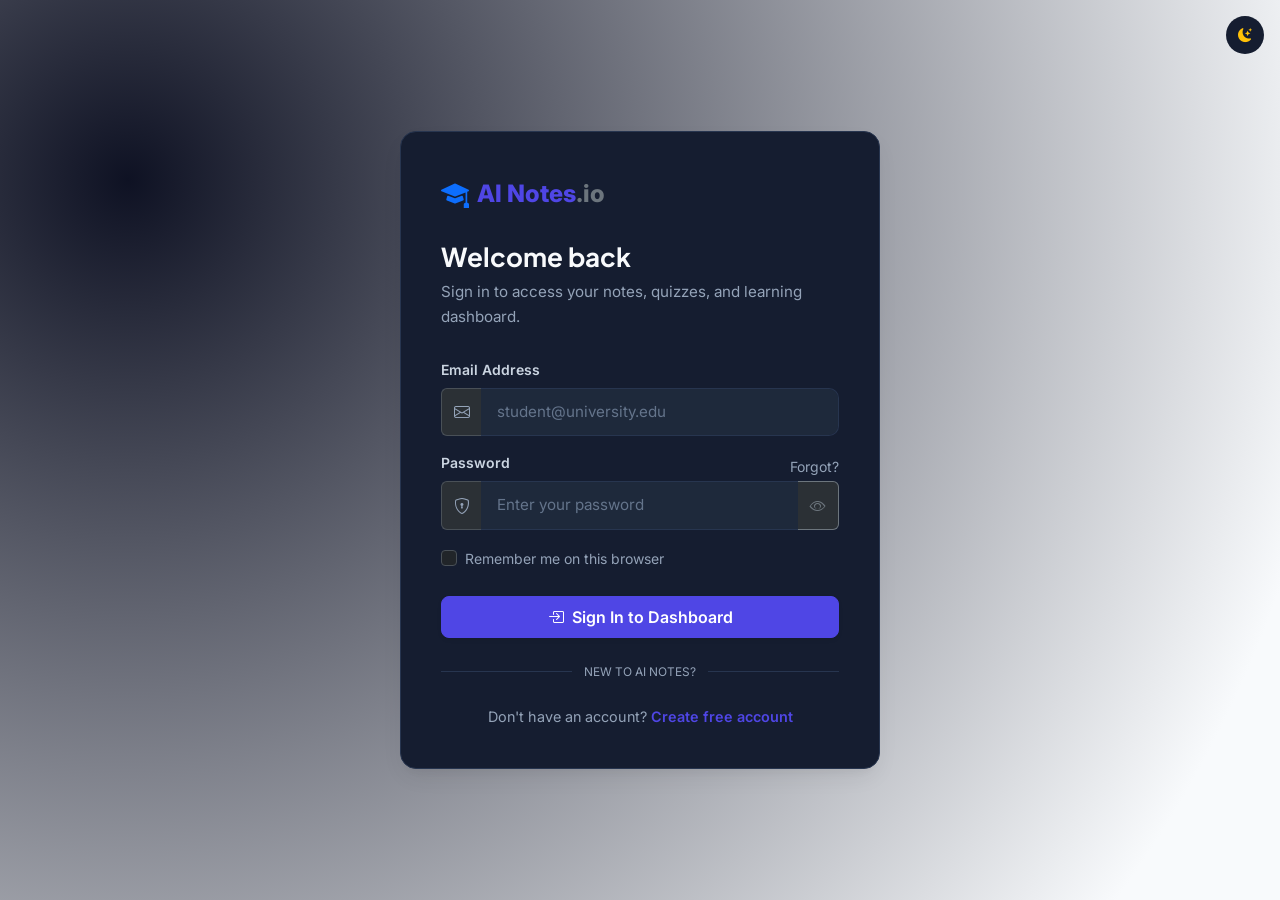
<file: frontend/learning-paths.html>
<!DOCTYPE html>
<html lang="en">
<head>
    <meta charset="UTF-8">
    <meta name="viewport" content="width=device-width, initial-scale=1.0">
    <meta name="description" content="Adaptive learning paths with milestone progression and sequential concept mastery.">
    <title>Adaptive Learning Paths | AI Notes Summarizer</title>
    <script>
        (function() {
            var t = localStorage.getItem('ainotes_theme') || 'dark';
            document.documentElement.setAttribute('data-bs-theme', t);
        })();
    </script>
    <!-- Bootstrap 5 CSS -->
    <link href="https://cdn.jsdelivr.net/npm/bootstrap@5.3.3/dist/css/bootstrap.min.css" rel="stylesheet">
    <!-- Bootstrap Icons -->
    <link href="https://cdn.jsdelivr.net/npm/bootstrap-icons@1.11.3/font/bootstrap-icons.min.css" rel="stylesheet">
    <!-- Google Fonts -->
    <link rel="preconnect" href="https://fonts.googleapis.com">
    <link rel="preconnect" href="https://fonts.gstatic.com" crossorigin>
    <link href="https://fonts.googleapis.com/css2?family=Plus+Jakarta+Sans:wght@400;500;600;700;800&family=Inter:wght@400;500;600&display=swap" rel="stylesheet">
    <!-- Custom Stylesheets -->
    <link rel="stylesheet" href="css/style.css">
    <link rel="stylesheet" href="css/components.css">
    <link rel="stylesheet" href="css/dashboard.css">
    <link rel="stylesheet" href="css/pages.css">
    <link rel="stylesheet" href="css/responsive.css">
</head>
<body>

    <div class="sidebar-backdrop"></div>

    <div class="app-wrapper">
        <!-- Sidebar Navigation -->
        <aside class="sidebar">
            <div class="sidebar-header">
                <a href="dashboard.html" class="sidebar-brand">
                    <i class="bi bi-mortarboard-fill text-primary fs-3"></i>
                    <span>AI Notes<span class="text-secondary">.io</span></span>
                </a>
            </div>

            <div class="sidebar-content">
                <div class="sidebar-heading">Core Workspace</div>
                <ul class="sidebar-nav">
                    <li><a class="nav-link" href="dashboard.html"><i class="bi bi-grid-fill"></i> Overview</a></li>
                    <li><a class="nav-link" href="upload.html"><i class="bi bi-cloud-arrow-up-fill"></i> Upload Notes</a></li>
                    <li><a class="nav-link" href="summary.html"><i class="bi bi-card-text"></i> Summarizer</a></li>
                    <li><a class="nav-link" href="quiz-config.html"><i class="bi bi-patch-question-fill"></i> Quiz Practice</a></li>
                    <li><a class="nav-link" href="translate.html"><i class="bi bi-translate"></i> Translator</a></li>
                    <li><a class="nav-link" href="recommendations.html"><i class="bi bi-lightbulb-fill"></i> Recommendations</a></li>
                    <li><a class="nav-link active" href="learning-paths.html"><i class="bi bi-signpost-split-fill"></i> Learning Paths</a></li>
                    <li><a class="nav-link" href="history.html"><i class="bi bi-clock-history"></i> Study History</a></li>
                </ul>

                <div class="sidebar-heading mt-3">Account & Tools</div>
                <ul class="sidebar-nav">
                    <li><a class="nav-link" href="profile.html"><i class="bi bi-person-fill"></i> My Profile</a></li>
                    <li><a class="nav-link" href="settings.html"><i class="bi bi-gear-fill"></i> Settings</a></li>
                </ul>
            </div>

            <div class="sidebar-footer">
                <div class="d-flex align-items-center justify-content-between">
                    <div class="d-flex align-items-center gap-2 overflow-hidden">
                        <span class="user-avatar-sm current-user-avatar">U</span>
                        <div class="overflow-hidden">
                            <div class="small fw-bold text-truncate current-user-name">Student User</div>
                            <div class="text-muted small text-truncate current-user-email" style="font-size: 0.72rem;">user@example.com</div>
                        </div>
                    </div>
                    <button class="btn btn-sm text-danger btn-logout" title="Sign Out">
                        <i class="bi bi-box-arrow-right fs-5"></i>
                    </button>
                </div>
            </div>
        </aside>

        <!-- Main Workspace -->
        <div class="main-content">
            <!-- Topbar -->
            <header class="topbar">
                <div class="d-flex align-items-center gap-3">
                    <button class="btn btn-outline-secondary btn-sm d-lg-none" id="sidebarToggle" aria-label="Toggle navigation drawer">
                        <i class="bi bi-list fs-5"></i>
                    </button>
                    <div>
                        <h5 class="fw-bold mb-0">Adaptive Learning Paths</h5>
                        <span class="text-muted small">Sequential, milestone-based curriculum progression</span>
                    </div>
                </div>

                <div class="d-flex align-items-center gap-3">
                    <button class="theme-toggle-btn" aria-label="Toggle dark/light mode">
                        <i class="bi bi-sun-fill"></i>
                    </button>
                </div>
            </header>

            <!-- Page Body -->
            <main class="page-body">
                <div class="d-flex flex-wrap align-items-center justify-content-between gap-3 mb-4">
                    <div>
                        <h4 class="fw-bold mb-1">Structured Study Pathways</h4>
                        <p class="text-muted small mb-0">Master weak concepts sequentially through notes review, definition drills, and adaptive quizzes.</p>
                    </div>
                    <button class="btn btn-primary rounded-pill px-4 shadow-sm d-flex align-items-center gap-2" data-bs-toggle="modal" data-bs-target="#createPathModal">
                        <i class="bi bi-plus-lg"></i> Create Learning Path
                    </button>
                </div>

                <!-- Learning Paths List Container -->
                <div id="learning-paths-container" class="d-flex flex-column gap-4">
                    <div class="text-center py-5">
                        <div class="spinner-border text-primary" role="status"></div>
                        <div class="text-muted small mt-2">Loading learning pathways...</div>
                    </div>
                </div>
            </main>
        </div>
    </div>

    <!-- Modal: Create Learning Path -->
    <div class="modal fade" id="createPathModal" tabindex="-1" aria-labelledby="createPathModalLabel" aria-hidden="true">
        <div class="modal-dialog modal-dialog-centered">
            <div class="modal-content rounded-4 border-0 shadow">
                <div class="modal-header border-bottom">
                    <h5 class="modal-title fw-bold" id="createPathModalLabel">Create Adaptive Learning Path</h5>
                    <button type="button" class="btn-close" data-bs-dismiss="modal" aria-label="Close"></button>
                </div>
                <div class="modal-body p-4">
                    <form id="create-path-form">
                        <div class="mb-3">
                            <label class="form-label fw-semibold">Target Topic or Concept <span class="text-danger">*</span></label>
                            <input type="text" class="form-control rounded-pill px-3" id="path-topic-input" placeholder="e.g. Operating Systems, Neural Networks, Thermodynamics" required>
                            <div class="form-text small">Enter the academic topic you wish to master.</div>
                        </div>
                        <div class="text-end mt-4">
                            <button type="button" class="btn btn-light rounded-pill px-3 me-2" data-bs-dismiss="modal">Cancel</button>
                            <button type="submit" id="btn-submit-path" class="btn btn-primary rounded-pill px-4">Generate Path</button>
                        </div>
                    </form>
                </div>
            </div>
        </div>
    </div>

    <!-- Bootstrap 5 JS Bundle -->
    <script src="https://cdn.jsdelivr.net/npm/bootstrap@5.3.3/dist/js/bootstrap.bundle.min.js" defer></script>
    <!-- Frontend Scripts -->
    <script src="js/config.js" defer></script>
    <script src="js/theme.js" defer></script>
    <script src="js/api.js" defer></script>
    <script src="js/auth.js" defer></script>
    <script src="js/navigation.js" defer></script>
    <script src="js/learning-paths.js" defer></script>
</body>
</html>
</file>
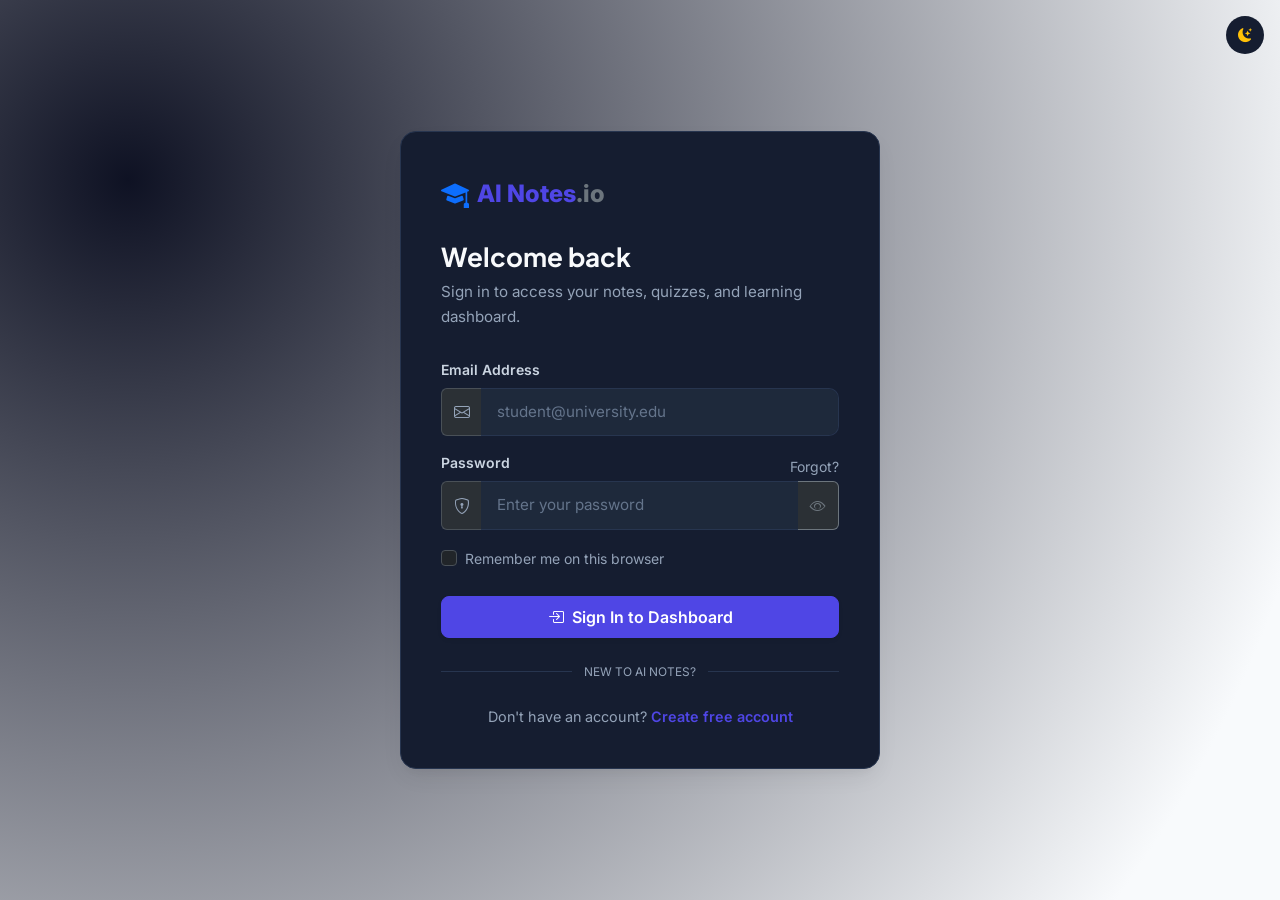
<file: frontend/login.html>
<!DOCTYPE html>
<html lang="en">
<head>
    <meta charset="UTF-8">
    <meta name="viewport" content="width=device-width, initial-scale=1.0">
    <meta name="description" content="Sign in to your AI Notes Summarizer account to access study summaries, interactive quizzes, learning analytics and multilingual translations.">
    <title>Sign In | AI Notes Summarizer</title>

    <!-- Synchronous Early Theme Initialization -->
    <script>
        (function() {
            try {
                const savedTheme = localStorage.getItem("ainotes_theme_preference") || "light";
                const activeTheme = savedTheme === "auto"
                    ? (window.matchMedia("(prefers-color-scheme: dark)").matches ? "dark" : "light")
                    : savedTheme;
                document.documentElement.setAttribute("data-bs-theme", activeTheme);
            } catch (e) {}
        })();
    </script>

    <!-- Preconnect & Google Fonts -->
    <link rel="preconnect" href="https://fonts.googleapis.com">
    <link rel="preconnect" href="https://fonts.gstatic.com" crossorigin>
    <link href="https://fonts.googleapis.com/css2?family=Plus+Jakarta+Sans:wght@400;500;600;700;800&family=Inter:wght@400;500;600&display=swap" rel="stylesheet">

    <!-- Bootstrap 5 CSS -->
    <link href="https://cdn.jsdelivr.net/npm/bootstrap@5.3.3/dist/css/bootstrap.min.css" rel="stylesheet">
    <!-- Bootstrap Icons -->
    <link href="https://cdn.jsdelivr.net/npm/bootstrap-icons@1.11.3/font/bootstrap-icons.min.css" rel="stylesheet">

    <!-- Custom Stylesheets -->
    <link rel="stylesheet" href="css/style.css">
    <link rel="stylesheet" href="css/components.css">
    <link rel="stylesheet" href="css/auth.css">
    <link rel="stylesheet" href="css/responsive.css">
</head>
<body>

    <div class="position-absolute top-0 end-0 p-3">
        <button class="theme-toggle-btn btn btn-sm border-0" aria-label="Toggle dark or light theme">
            <i class="bi bi-sun-fill text-warning"></i>
        </button>
    </div>

    <main class="auth-wrapper" id="main-content">
        <div class="auth-card">
            <!-- Brand Logo -->
            <a href="index.html" class="auth-logo" aria-label="Return to AI Notes Homepage">
                <i class="bi bi-mortarboard-fill fs-3 text-primary"></i>
                <span>AI Notes<span class="text-secondary">.io</span></span>
            </a>

            <h1 class="auth-title">Welcome back</h1>
            <p class="auth-subtitle">Sign in to access your notes, quizzes, and learning dashboard.</p>

            <!-- Alert Container for Dynamic Error Display -->
            <div id="alert-container"></div>

            <form id="login-form" novalidate>
                <!-- Email Address -->
                <div class="mb-3">
                    <label for="email" class="form-label fw-semibold small">Email Address</label>
                    <div class="input-group">
                        <span class="input-group-text bg-body-tertiary text-muted border-end-0">
                            <i class="bi bi-envelope"></i>
                        </span>
                        <input type="email" class="form-control border-start-0" id="email" name="email" 
                               placeholder="student@university.edu" required autocomplete="email">
                    </div>
                </div>

                <!-- Password -->
                <div class="mb-3">
                    <div class="d-flex justify-content-between align-items-center">
                        <label for="password" class="form-label fw-semibold small">Password</label>
                        <a href="#" class="small text-decoration-none text-muted" onclick="alert('Password reset architecture is configured in API. Endpoint: /api/auth/reset-password'); return false;">Forgot?</a>
                    </div>
                    <div class="input-group">
                        <span class="input-group-text bg-body-tertiary text-muted border-end-0">
                            <i class="bi bi-shield-lock"></i>
                        </span>
                        <input type="password" class="form-control border-start-0 border-end-0" id="password" name="password" 
                               placeholder="Enter your password" required autocomplete="current-password">
                        <button type="button" class="btn btn-outline-secondary border-start-0 bg-body-tertiary" id="togglePasswordBtn" aria-label="Toggle password visibility">
                            <i class="bi bi-eye"></i>
                        </button>
                    </div>
                </div>

                <!-- Remember Me Checkbox -->
                <div class="mb-4 form-check">
                    <input type="checkbox" class="form-check-input" id="rememberMe">
                    <label class="form-check-label small text-muted" for="rememberMe">Remember me on this browser</label>
                </div>

                <!-- Submit Button -->
                <button type="submit" id="btn-submit" class="btn btn-primary w-100 py-2 rounded-3 shadow-sm">
                    <i class="bi bi-box-arrow-in-right me-1"></i> Sign In to Dashboard
                </button>
            </form>

            <div class="auth-divider my-4 text-center">
                <span class="text-muted small">NEW TO AI NOTES?</span>
            </div>

            <!-- Footer link -->
            <div class="auth-footer text-center">
                Don't have an account? <a href="register.html" class="fw-semibold">Create free account</a>
            </div>
        </div>
    </main>

    <!-- Bootstrap 5 JS Bundle & Frontend Scripts with Defer -->
    <script defer src="https://cdn.jsdelivr.net/npm/bootstrap@5.3.3/dist/js/bootstrap.bundle.min.js"></script>
    <script defer src="js/config.js"></script>
    <script defer src="js/theme.js"></script>
    <script defer src="js/api.js"></script>
    <script defer src="js/auth.js"></script>
    <script>
        document.addEventListener("DOMContentLoaded", () => {
            document.getElementById("togglePasswordBtn")?.addEventListener("click", function() {
                const pwInput = document.getElementById("password");
                const icon = this.querySelector("i");
                if (pwInput.type === "password") {
                    pwInput.type = "text";
                    icon.className = "bi bi-eye-slash";
                } else {
                    pwInput.type = "password";
                    icon.className = "bi bi-eye";
                }
            });
        });
    </script>
</body>
</html>
</file>
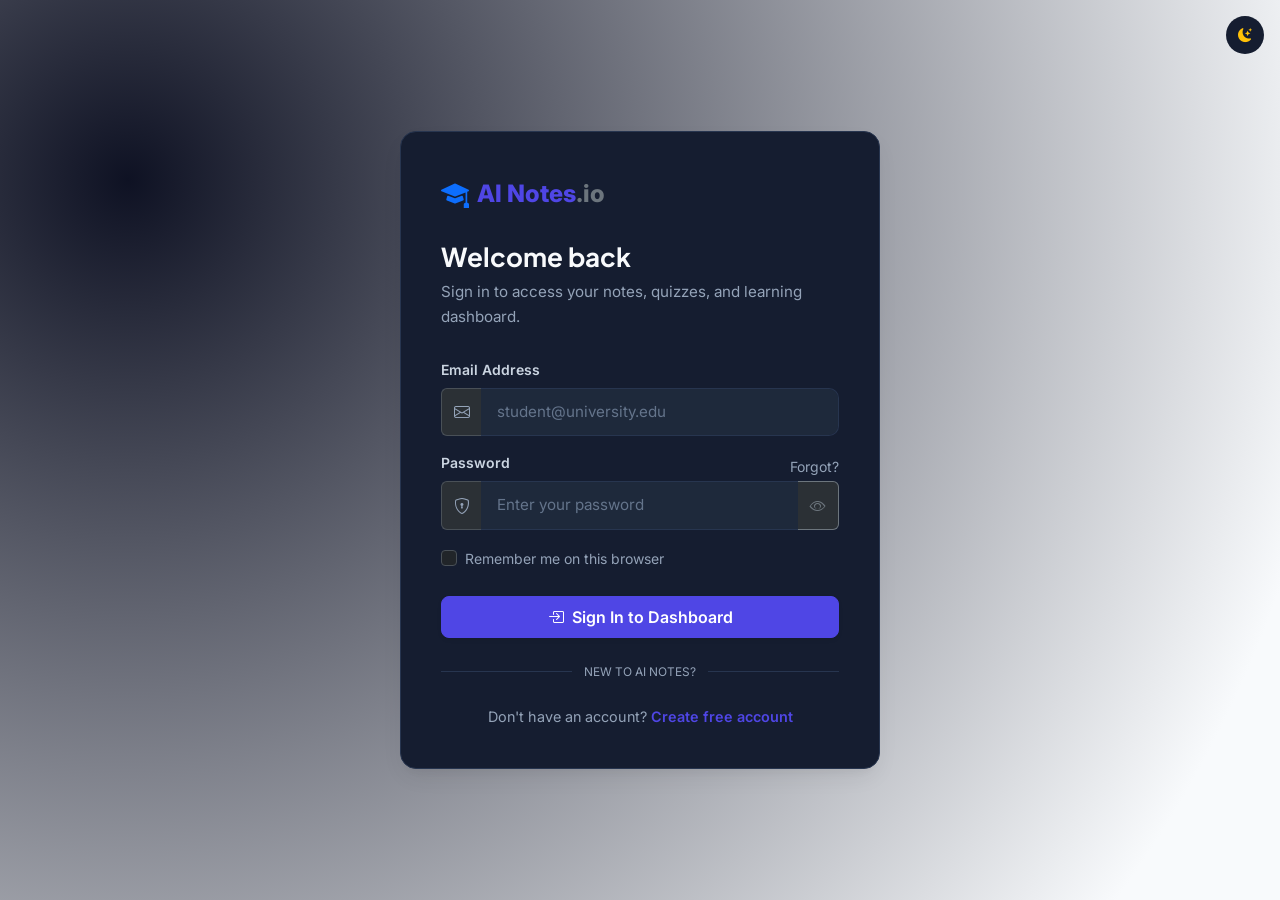
<file: frontend/profile.html>
<!DOCTYPE html>
<html lang="en">
<head>
    <meta charset="UTF-8">
    <meta name="viewport" content="width=device-width, initial-scale=1.0">
    <meta name="description" content="Manage student profile, personal information, password updates, and account security.">
    <title>My Profile | AI Notes Summarizer</title>
    <script>
        (function() {
            var t = localStorage.getItem('ainotes_theme') || 'dark';
            document.documentElement.setAttribute('data-bs-theme', t);
        })();
    </script>
    <!-- Bootstrap 5 CSS -->
    <link href="https://cdn.jsdelivr.net/npm/bootstrap@5.3.3/dist/css/bootstrap.min.css" rel="stylesheet">
    <!-- Bootstrap Icons -->
    <link href="https://cdn.jsdelivr.net/npm/bootstrap-icons@1.11.3/font/bootstrap-icons.min.css" rel="stylesheet">
    <!-- Google Fonts -->
    <link rel="preconnect" href="https://fonts.googleapis.com">
    <link rel="preconnect" href="https://fonts.gstatic.com" crossorigin>
    <link href="https://fonts.googleapis.com/css2?family=Plus+Jakarta+Sans:wght@400;500;600;700;800&family=Inter:wght@400;500;600&display=swap" rel="stylesheet">
    <!-- Custom Stylesheets -->
    <link rel="stylesheet" href="css/style.css">
    <link rel="stylesheet" href="css/components.css">
    <link rel="stylesheet" href="css/dashboard.css">
    <link rel="stylesheet" href="css/pages.css">
    <link rel="stylesheet" href="css/responsive.css">
</head>
<body>

    <div class="sidebar-backdrop"></div>

    <div class="app-wrapper">
        <!-- Sidebar Navigation -->
        <aside class="sidebar">
            <div class="sidebar-header">
                <a href="dashboard.html" class="sidebar-brand">
                    <i class="bi bi-mortarboard-fill text-primary fs-3"></i>
                    <span>AI Notes<span class="text-secondary">.io</span></span>
                </a>
            </div>

            <div class="sidebar-content">
                <div class="sidebar-heading">Core Workspace</div>
                <ul class="sidebar-nav">
                    <li><a class="nav-link" href="dashboard.html"><i class="bi bi-grid-fill"></i> Overview</a></li>
                    <li><a class="nav-link" href="upload.html"><i class="bi bi-cloud-arrow-up-fill"></i> Upload Notes</a></li>
                    <li><a class="nav-link" href="summary.html"><i class="bi bi-card-text"></i> Summarizer</a></li>
                    <li><a class="nav-link" href="quiz-config.html"><i class="bi bi-patch-question-fill"></i> Quiz Practice</a></li>
                    <li><a class="nav-link" href="translate.html"><i class="bi bi-translate"></i> Translator</a></li>
                    <li><a class="nav-link" href="history.html"><i class="bi bi-clock-history"></i> Study History</a></li>
                </ul>

                <div class="sidebar-heading mt-3">Account & Tools</div>
                <ul class="sidebar-nav">
                    <li><a class="nav-link active" href="profile.html"><i class="bi bi-person-fill"></i> My Profile</a></li>
                    <li><a class="nav-link" href="settings.html"><i class="bi bi-gear-fill"></i> Settings</a></li>
                </ul>
            </div>

            <div class="sidebar-footer">
                <div class="d-flex align-items-center justify-content-between">
                    <div class="d-flex align-items-center gap-2 overflow-hidden">
                        <span class="user-avatar-sm current-user-avatar">U</span>
                        <div class="overflow-hidden">
                            <div class="small fw-bold text-truncate current-user-name">Student User</div>
                            <div class="text-muted small text-truncate current-user-email" style="font-size: 0.72rem;">user@example.com</div>
                        </div>
                    </div>
                    <button class="btn btn-sm text-danger btn-logout" title="Sign Out">
                        <i class="bi bi-box-arrow-right fs-5"></i>
                    </button>
                </div>
            </div>
        </aside>

        <!-- Main Workspace -->
        <div class="main-content">
            <!-- Topbar -->
            <header class="topbar">
                <div class="d-flex align-items-center gap-3">
                    <button class="btn btn-outline-secondary btn-sm d-lg-none" id="sidebarToggle" aria-label="Toggle navigation menu">
                        <i class="bi bi-list fs-5"></i>
                    </button>
                    <div>
                        <h5 class="fw-bold mb-0">Student Profile & Security</h5>
                        <span class="text-muted small">Manage account details, password, and security settings</span>
                    </div>
                </div>

                <div class="d-flex align-items-center gap-3">
                    <button class="theme-toggle-btn" aria-label="Toggle dark/light mode">
                        <i class="bi bi-sun-fill"></i>
                    </button>
                    <div class="dropdown">
                        <button class="btn btn-light rounded-pill p-1 d-flex align-items-center gap-2 border" data-bs-toggle="dropdown" aria-label="Toggle user account menu">
                            <span class="user-avatar-sm current-user-avatar">U</span>
                            <span class="d-none d-md-inline pe-2 small fw-semibold current-user-name">Student</span>
                            <i class="bi bi-chevron-down small text-muted pe-1"></i>
                        </button>
                        <ul class="dropdown-menu dropdown-menu-end shadow border-0 mt-2">
                            <li><a class="dropdown-item py-2" href="profile.html"><i class="bi bi-person me-2"></i> My Profile</a></li>
                            <li><a class="dropdown-item py-2" href="settings.html"><i class="bi bi-gear me-2"></i> Settings</a></li>
                            <li><hr class="dropdown-divider"></li>
                            <li><button class="dropdown-item py-2 text-danger btn-logout"><i class="bi bi-box-arrow-right me-2"></i> Sign Out</button></li>
                        </ul>
                    </div>
                </div>
            </header>

            <!-- Profile Body -->
            <main class="page-body">
                <!-- User Hero Card -->
                <div class="profile-hero-card mb-4 shadow-xs">
                    <div class="d-flex align-items-center gap-4 flex-wrap">
                        <div class="user-avatar-lg" id="profile-display-avatar">U</div>
                        <div>
                            <div class="d-flex align-items-center gap-2 mb-1">
                                <h4 class="fw-bold mb-0" id="profile-display-name">Student User</h4>
                                <span class="badge bg-primary-subtle text-primary border" id="profile-display-role">STUDENT</span>
                            </div>
                            <p class="text-muted mb-2" id="profile-display-email">user@example.com</p>
                            <div class="d-flex gap-4 text-muted small">
                                <span><i class="bi bi-calendar3 me-1"></i> Member since <strong id="profile-display-joined">--</strong></span>
                                <span><i class="bi bi-clock me-1"></i> Last login: <strong id="profile-display-last-login">--</strong></span>
                            </div>
                        </div>
                    </div>
                </div>

                <div class="row g-4">
                    <!-- Edit Profile Form -->
                    <div class="col-lg-6">
                        <div class="card p-4 border shadow-sm h-100">
                            <h5 class="fw-bold mb-1">Personal Information</h5>
                            <p class="text-muted small mb-4">Update your display name and registered email address.</p>

                            <div id="profile-alert"></div>

                            <form id="edit-profile-form">
                                <div class="mb-3">
                                    <label for="inputFullName" class="form-label fw-semibold small">Full Name</label>
                                    <input type="text" class="form-control" id="inputFullName" required>
                                </div>

                                <div class="mb-4">
                                    <label for="inputEmail" class="form-label fw-semibold small">Email Address</label>
                                    <input type="email" class="form-control" id="inputEmail" required>
                                    <span class="text-muted small">Must be unique and valid. Used for login authentication.</span>
                                </div>

                                <button type="submit" id="btn-save-profile" class="btn btn-primary rounded-pill px-4">
                                    <i class="bi bi-check2-circle me-1"></i> Save Changes
                                </button>
                            </form>
                        </div>
                    </div>

                    <!-- Change Password Form -->
                    <div class="col-lg-6">
                        <div class="card p-4 border shadow-sm h-100">
                            <h5 class="fw-bold mb-1">Account Security</h5>
                            <p class="text-muted small mb-4">Ensure your account uses a secure password (minimum 8 characters).</p>

                            <div id="password-alert"></div>

                            <form id="change-password-form">
                                <div class="mb-3">
                                    <label for="currentPassword" class="form-label fw-semibold small">Current Password</label>
                                    <input type="password" class="form-control" id="currentPassword" required>
                                </div>

                                <div class="mb-3">
                                    <label for="newPassword" class="form-label fw-semibold small">New Password</label>
                                    <input type="password" class="form-control" id="newPassword" required>
                                </div>

                                <div class="mb-4">
                                    <label for="confirmNewPassword" class="form-label fw-semibold small">Confirm New Password</label>
                                    <input type="password" class="form-control" id="confirmNewPassword" required>
                                </div>

                                <button type="submit" id="btn-change-password" class="btn btn-outline-danger rounded-pill px-4">
                                    <i class="bi bi-shield-lock-fill me-1"></i> Update Password
                                </button>
                            </form>
                        </div>
                    </div>
                </div>
            </main>
        </div>
    </div>

    <!-- Bootstrap 5 JS Bundle -->
    <script src="https://cdn.jsdelivr.net/npm/bootstrap@5.3.3/dist/js/bootstrap.bundle.min.js" defer></script>
    <!-- Frontend Scripts -->
    <script src="js/config.js" defer></script>
    <script src="js/theme.js" defer></script>
    <script src="js/api.js" defer></script>
    <script src="js/auth.js" defer></script>
    <script src="js/navigation.js" defer></script>
    <script src="js/profile.js" defer></script>
</body>
</html>
</file>
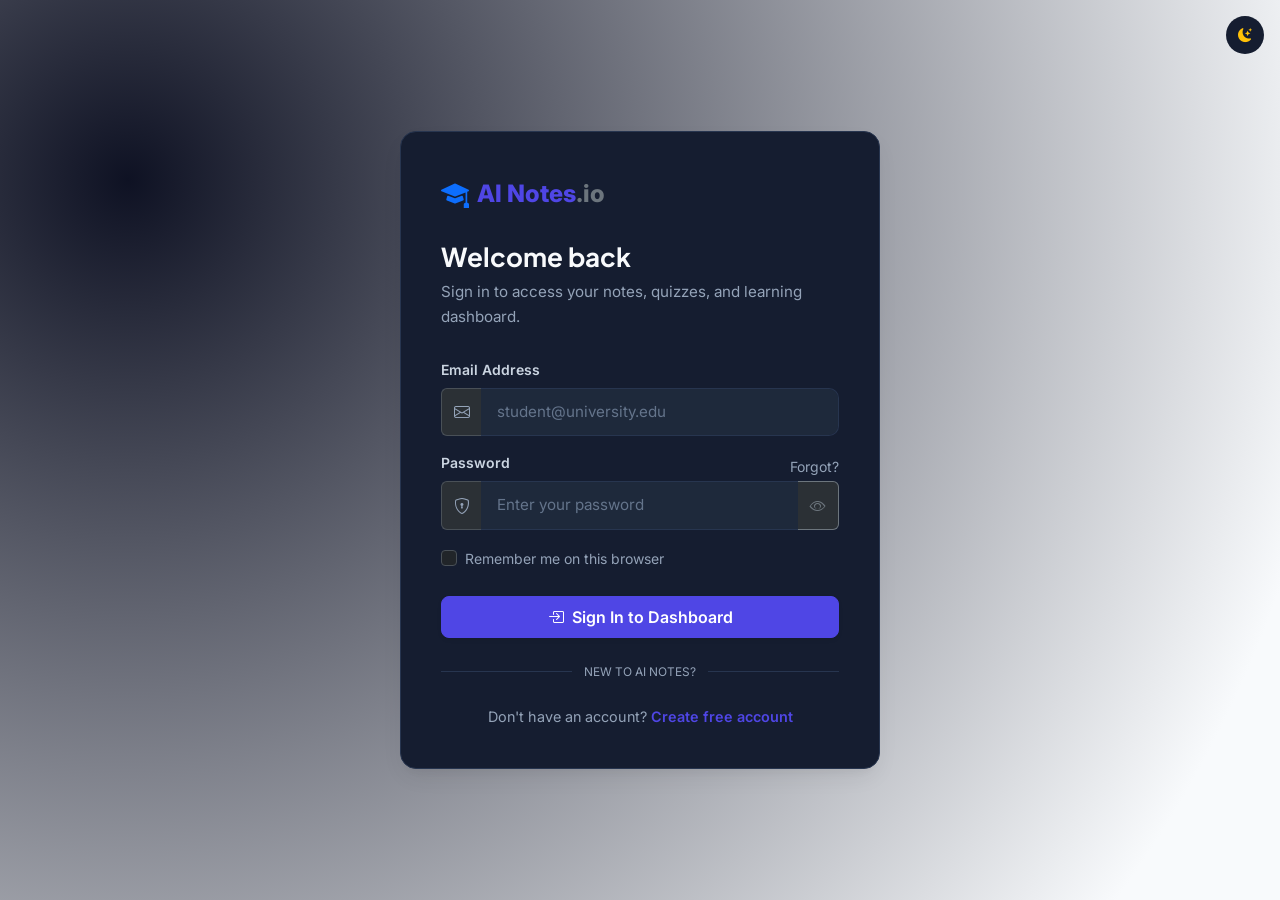
<file: frontend/quiz-config.html>
<!DOCTYPE html>
<html lang="en">
<head>
    <meta charset="UTF-8">
    <meta name="viewport" content="width=device-width, initial-scale=1.0">
    <meta name="description" content="Configure customized practice quizzes from uploaded course materials with tailored question counts, difficulty levels, and question types.">
    <title>Configure Quiz | AI Notes Summarizer</title>

    <!-- Synchronous Early Theme Initialization -->
    <script>
        (function() {
            try {
                const savedTheme = localStorage.getItem("ainotes_theme_preference") || "light";
                const activeTheme = savedTheme === "auto"
                    ? (window.matchMedia("(prefers-color-scheme: dark)").matches ? "dark" : "light")
                    : savedTheme;
                document.documentElement.setAttribute("data-bs-theme", activeTheme);
            } catch (e) {}
        })();
    </script>

    <!-- Bootstrap 5 CSS -->
    <link href="https://cdn.jsdelivr.net/npm/bootstrap@5.3.3/dist/css/bootstrap.min.css" rel="stylesheet">
    <!-- Bootstrap Icons -->
    <link href="https://cdn.jsdelivr.net/npm/bootstrap-icons@1.11.3/font/bootstrap-icons.min.css" rel="stylesheet">
    <!-- Google Fonts -->
    <link rel="preconnect" href="https://fonts.googleapis.com">
    <link rel="preconnect" href="https://fonts.gstatic.com" crossorigin>
    <link href="https://fonts.googleapis.com/css2?family=Plus+Jakarta+Sans:wght@400;500;600;700;800&family=Inter:wght@400;500;600&display=swap" rel="stylesheet">
    <!-- Custom Stylesheets -->
    <link rel="stylesheet" href="css/style.css">
    <link rel="stylesheet" href="css/components.css">
    <link rel="stylesheet" href="css/dashboard.css">
    <link rel="stylesheet" href="css/pages.css">
    <link rel="stylesheet" href="css/responsive.css">
</head>
<body>

    <div class="sidebar-backdrop"></div>

    <div class="app-wrapper">
        <!-- Sidebar Navigation -->
        <aside class="sidebar">
            <div class="sidebar-header">
                <a href="dashboard.html" class="sidebar-brand">
                    <i class="bi bi-mortarboard-fill text-primary fs-3"></i>
                    <span>AI Notes<span class="text-secondary">.io</span></span>
                </a>
            </div>

            <div class="sidebar-content">
                <div class="sidebar-heading">Core Workspace</div>
                <ul class="sidebar-nav">
                    <li><a class="nav-link" href="dashboard.html"><i class="bi bi-grid-fill"></i> Overview</a></li>
                    <li><a class="nav-link" href="upload.html"><i class="bi bi-cloud-arrow-up-fill"></i> Upload Notes</a></li>
                    <li><a class="nav-link" href="summary.html"><i class="bi bi-card-text"></i> Summarizer</a></li>
                    <li><a class="nav-link active" href="quiz-config.html"><i class="bi bi-patch-question-fill"></i> Quiz Practice</a></li>
                    <li><a class="nav-link" href="translate.html"><i class="bi bi-translate"></i> Translator</a></li>
                    <li><a class="nav-link" href="history.html"><i class="bi bi-clock-history"></i> Study History</a></li>
                </ul>

                <div class="sidebar-heading mt-3">Account & Tools</div>
                <ul class="sidebar-nav">
                    <li><a class="nav-link" href="profile.html"><i class="bi bi-person-fill"></i> My Profile</a></li>
                    <li><a class="nav-link" href="settings.html"><i class="bi bi-gear-fill"></i> Settings</a></li>
                </ul>
            </div>

            <div class="sidebar-footer">
                <div class="d-flex align-items-center justify-content-between">
                    <div class="d-flex align-items-center gap-2 overflow-hidden">
                        <span class="user-avatar-sm current-user-avatar">U</span>
                        <div class="overflow-hidden">
                            <div class="small fw-bold text-truncate current-user-name">Student User</div>
                            <div class="text-muted small text-truncate current-user-email" style="font-size: 0.72rem;">user@example.com</div>
                        </div>
                    </div>
                    <button class="btn btn-sm text-danger btn-logout" title="Sign Out">
                        <i class="bi bi-box-arrow-right fs-5"></i>
                    </button>
                </div>
            </div>
        </aside>

        <!-- Main Workspace -->
        <div class="main-content">
            <!-- Topbar -->
            <header class="topbar">
                <div class="d-flex align-items-center gap-3">
                    <button class="btn btn-outline-secondary btn-sm d-lg-none" id="sidebarToggle">
                        <i class="bi bi-list fs-5"></i>
                    </button>
                    <div>
                        <h5 class="fw-bold mb-0">Quiz Configuration</h5>
                        <span class="text-muted small">Design tailored self-assessments from your notes</span>
                    </div>
                </div>

                <div class="d-flex align-items-center gap-3">
                    <button class="theme-toggle-btn" aria-label="Toggle dark/light mode">
                        <i class="bi bi-sun-fill"></i>
                    </button>
                    <div class="dropdown">
                        <button class="btn btn-light rounded-pill p-1 d-flex align-items-center gap-2 border" data-bs-toggle="dropdown">
                            <span class="user-avatar-sm current-user-avatar">U</span>
                            <span class="d-none d-md-inline pe-2 small fw-semibold current-user-name">Student</span>
                            <i class="bi bi-chevron-down small text-muted pe-1"></i>
                        </button>
                        <ul class="dropdown-menu dropdown-menu-end shadow border-0 mt-2">
                            <li><a class="dropdown-item py-2" href="profile.html"><i class="bi bi-person me-2"></i> My Profile</a></li>
                            <li><a class="dropdown-item py-2" href="settings.html"><i class="bi bi-gear me-2"></i> Settings</a></li>
                            <li><hr class="dropdown-divider"></li>
                            <li><button class="dropdown-item py-2 text-danger btn-logout"><i class="bi bi-box-arrow-right me-2"></i> Sign Out</button></li>
                        </ul>
                    </div>
                </div>
            </header>

            <!-- Quiz Setup Body -->
            <main class="page-body">
                <div class="row justify-content-center">
                    <div class="col-lg-8 col-xl-7">
                        <div class="card p-4 border shadow-sm">
                            <div id="config-alert"></div>
                            <h5 class="fw-bold mb-1">Create Self-Assessment Quiz</h5>
                            <p class="text-muted small mb-4">Choose your quiz parameters to evaluate knowledge retention.</p>

                            <form id="quiz-config-form">
                                <!-- Source Document -->
                                <div class="mb-3">
                                    <label for="sourceDocument" class="form-label fw-semibold small">Source Document</label>
                                    <select class="form-select" id="sourceDocument">
                                        <option value="">-- Choose a Study Document --</option>
                                    </select>
                                </div>

                                <!-- Source Summary (Optional) -->
                                <div class="mb-4">
                                    <label for="sourceSummary" class="form-label fw-semibold small">Or Generated Summary Notes</label>
                                    <select class="form-select" id="sourceSummary">
                                        <option value="">-- Optional: Select a Specific Summary --</option>
                                    </select>
                                </div>

                                <!-- Quiz Format -->
                                <div class="mb-4">
                                    <label class="form-label fw-semibold small d-block mb-2">Quiz Format</label>
                                    <div class="row g-2">
                                        <div class="col-6 col-sm-2">
                                            <input type="radio" class="btn-check" name="quizFormat" id="fmt-mixed" value="mixed" checked>
                                            <label class="btn btn-outline-primary w-100 py-3 text-center rounded-3" for="fmt-mixed">
                                                <i class="bi bi-shuffle fs-4 d-block mb-1"></i>
                                                <span class="small fw-semibold">Mixed</span>
                                            </label>
                                        </div>
                                        <div class="col-6 col-sm-2">
                                            <input type="radio" class="btn-check" name="quizFormat" id="fmt-mcq" value="mcq">
                                            <label class="btn btn-outline-primary w-100 py-3 text-center rounded-3" for="fmt-mcq">
                                                <i class="bi bi-check2-circle fs-4 d-block mb-1"></i>
                                                <span class="small fw-semibold">MCQ</span>
                                            </label>
                                        </div>
                                        <div class="col-6 col-sm-3">
                                            <input type="radio" class="btn-check" name="quizFormat" id="fmt-tf" value="true_false">
                                            <label class="btn btn-outline-primary w-100 py-3 text-center rounded-3" for="fmt-tf">
                                                <i class="bi bi-toggle-on fs-4 d-block mb-1"></i>
                                                <span class="small fw-semibold">True/False</span>
                                            </label>
                                        </div>
                                        <div class="col-6 col-sm-2">
                                            <input type="radio" class="btn-check" name="quizFormat" id="fmt-short" value="one_word">
                                            <label class="btn btn-outline-primary w-100 py-3 text-center rounded-3" for="fmt-short">
                                                <i class="bi bi-chat-left-dots fs-4 d-block mb-1"></i>
                                                <span class="small fw-semibold">One-Word</span>
                                            </label>
                                        </div>
                                        <div class="col-6 col-sm-3">
                                            <input type="radio" class="btn-check" name="quizFormat" id="fmt-fill" value="fill_blank">
                                            <label class="btn btn-outline-primary w-100 py-3 text-center rounded-3" for="fmt-fill">
                                                <i class="bi bi-input-cursor-text fs-4 d-block mb-1"></i>
                                                <span class="small fw-semibold">Fill Blanks</span>
                                            </label>
                                        </div>
                                    </div>
                                </div>

                                <!-- Difficulty Level -->
                                <div class="mb-4">
                                    <label class="form-label fw-semibold small d-block mb-2">Difficulty Level</label>
                                    <div class="btn-group w-100" role="group">
                                        <input type="radio" class="btn-check" name="quizDifficulty" id="diff-easy" value="Easy">
                                        <label class="btn btn-outline-success" for="diff-easy">
                                            <i class="bi bi-emoji-smile me-1"></i> Easy
                                        </label>

                                        <input type="radio" class="btn-check" name="quizDifficulty" id="diff-med" value="Medium" checked>
                                        <label class="btn btn-outline-warning" for="diff-med">
                                            <i class="bi bi-lightning-charge me-1"></i> Medium
                                        </label>

                                        <input type="radio" class="btn-check" name="quizDifficulty" id="diff-hard" value="Hard">
                                        <label class="btn btn-outline-danger" for="diff-hard">
                                            <i class="bi bi-fire me-1"></i> Hard
                                        </label>
                                    </div>
                                </div>

                                <!-- Question Count & Timer -->
                                <div class="row g-3 mb-4">
                                    <div class="col-sm-6">
                                        <label for="questionCount" class="form-label fw-semibold small">Number of Questions</label>
                                        <select class="form-select" id="questionCount">
                                            <option value="5" selected>5 Questions (Quick Test)</option>
                                            <option value="10">10 Questions (Standard)</option>
                                            <option value="15">15 Questions (Thorough)</option>
                                            <option value="20">20 Questions (Exam Simulation)</option>
                                        </select>
                                    </div>
                                    <div class="col-sm-6 d-flex align-items-end">
                                        <div class="form-check form-switch p-2 border rounded-3 w-100 ps-5 bg-body-tertiary">
                                            <input class="form-check-input" type="checkbox" id="enableTimer" checked>
                                            <label class="form-check-label fw-semibold small" for="enableTimer">
                                                Enable Timer (60s / Q)
                                            </label>
                                        </div>
                                    </div>
                                </div>

                                <!-- Start Button -->
                                <div class="d-grid pt-2">
                                    <button type="submit" class="btn btn-primary py-3 rounded-pill fw-bold shadow-sm">
                                        <i class="bi bi-play-circle-fill me-2 fs-5 align-middle"></i> Start Practice Quiz
                                    </button>
                                </div>
                            </form>
                        </div>
                    </div>
                </div>
            </main>
        </div>
    </div>

    <!-- Bootstrap 5 JS Bundle -->
    <script src="https://cdn.jsdelivr.net/npm/bootstrap@5.3.3/dist/js/bootstrap.bundle.min.js"></script>
    <!-- Frontend Scripts -->
    <script src="js/config.js"></script>
    <script src="js/theme.js"></script>
    <script src="js/api.js"></script>
    <script src="js/auth.js"></script>
    <script src="js/navigation.js"></script>
    <script src="js/quiz.js"></script>
</body>
</html>
</file>
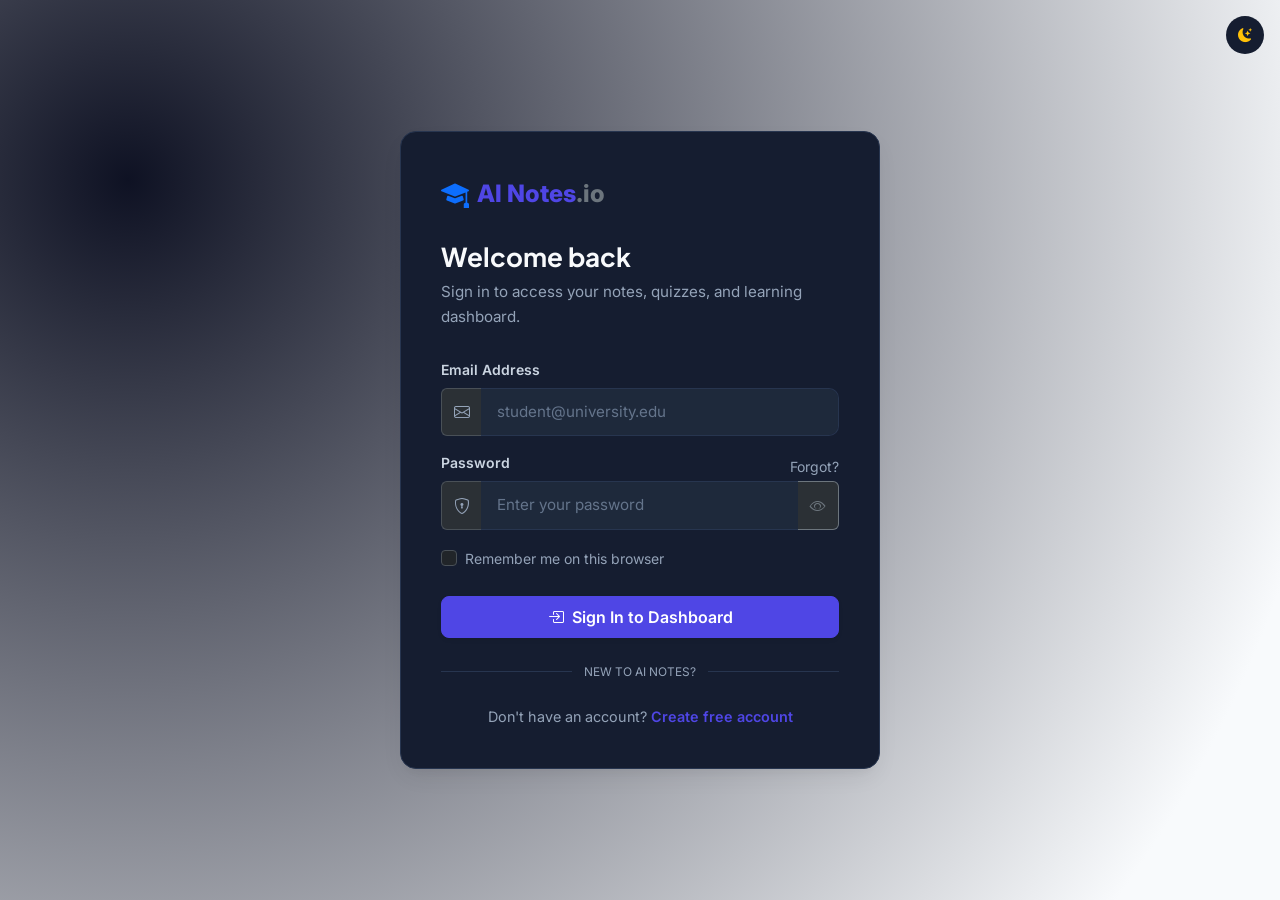
<file: frontend/quiz.html>
<!DOCTYPE html>
<html lang="en">
<head>
    <meta charset="UTF-8">
    <meta name="viewport" content="width=device-width, initial-scale=1.0">
    <meta name="description" content="Take interactive self-assessment study quizzes generated from your course notes with instant automated evaluation and progress tracking.">
    <title>Practice Quiz | AI Notes Summarizer</title>

    <!-- Synchronous Early Theme Initialization -->
    <script>
        (function() {
            try {
                const savedTheme = localStorage.getItem("ainotes_theme_preference") || "light";
                const activeTheme = savedTheme === "auto"
                    ? (window.matchMedia("(prefers-color-scheme: dark)").matches ? "dark" : "light")
                    : savedTheme;
                document.documentElement.setAttribute("data-bs-theme", activeTheme);
            } catch (e) {}
        })();
    </script>

    <!-- Bootstrap 5 CSS -->
    <link href="https://cdn.jsdelivr.net/npm/bootstrap@5.3.3/dist/css/bootstrap.min.css" rel="stylesheet">
    <!-- Bootstrap Icons -->
    <link href="https://cdn.jsdelivr.net/npm/bootstrap-icons@1.11.3/font/bootstrap-icons.min.css" rel="stylesheet">
    <!-- Google Fonts -->
    <link rel="preconnect" href="https://fonts.googleapis.com">
    <link rel="preconnect" href="https://fonts.gstatic.com" crossorigin>
    <link href="https://fonts.googleapis.com/css2?family=Plus+Jakarta+Sans:wght@400;500;600;700;800&family=Inter:wght@400;500;600&display=swap" rel="stylesheet">
    <!-- Custom Stylesheets -->
    <link rel="stylesheet" href="css/style.css">
    <link rel="stylesheet" href="css/components.css">
    <link rel="stylesheet" href="css/dashboard.css">
    <link rel="stylesheet" href="css/pages.css">
    <link rel="stylesheet" href="css/responsive.css">
</head>
<body>

    <div class="sidebar-backdrop"></div>

    <div class="app-wrapper">
        <!-- Sidebar Navigation -->
        <aside class="sidebar">
            <div class="sidebar-header">
                <a href="dashboard.html" class="sidebar-brand">
                    <i class="bi bi-mortarboard-fill text-primary fs-3"></i>
                    <span>AI Notes<span class="text-secondary">.io</span></span>
                </a>
            </div>

            <div class="sidebar-content">
                <div class="sidebar-heading">Core Workspace</div>
                <ul class="sidebar-nav">
                    <li><a class="nav-link" href="dashboard.html"><i class="bi bi-grid-fill"></i> Overview</a></li>
                    <li><a class="nav-link" href="upload.html"><i class="bi bi-cloud-arrow-up-fill"></i> Upload Notes</a></li>
                    <li><a class="nav-link" href="summary.html"><i class="bi bi-card-text"></i> Summarizer</a></li>
                    <li><a class="nav-link active" href="quiz-config.html"><i class="bi bi-patch-question-fill"></i> Quiz Practice</a></li>
                    <li><a class="nav-link" href="translate.html"><i class="bi bi-translate"></i> Translator</a></li>
                    <li><a class="nav-link" href="history.html"><i class="bi bi-clock-history"></i> Study History</a></li>
                </ul>

                <div class="sidebar-heading mt-3">Account & Tools</div>
                <ul class="sidebar-nav">
                    <li><a class="nav-link" href="profile.html"><i class="bi bi-person-fill"></i> My Profile</a></li>
                    <li><a class="nav-link" href="settings.html"><i class="bi bi-gear-fill"></i> Settings</a></li>
                </ul>
            </div>

            <div class="sidebar-footer">
                <div class="d-flex align-items-center justify-content-between">
                    <div class="d-flex align-items-center gap-2 overflow-hidden">
                        <span class="user-avatar-sm current-user-avatar">U</span>
                        <div class="overflow-hidden">
                            <div class="small fw-bold text-truncate current-user-name">Student User</div>
                            <div class="text-muted small text-truncate current-user-email" style="font-size: 0.72rem;">user@example.com</div>
                        </div>
                    </div>
                    <button class="btn btn-sm text-danger btn-logout" title="Sign Out">
                        <i class="bi bi-box-arrow-right fs-5"></i>
                    </button>
                </div>
            </div>
        </aside>

        <!-- Main Workspace -->
        <div class="main-content">
            <!-- Topbar -->
            <header class="topbar">
                <div class="d-flex align-items-center gap-3">
                    <button class="btn btn-outline-secondary btn-sm d-lg-none" id="sidebarToggle">
                        <i class="bi bi-list fs-5"></i>
                    </button>
                    <div>
                        <h5 class="fw-bold mb-0">Active Quiz Session</h5>
                        <span class="text-muted small">Answer questions sequentially and submit for automated evaluation</span>
                    </div>
                </div>

                <div class="d-flex align-items-center gap-3">
                    <div class="d-flex align-items-center gap-2 px-3 py-1 rounded-pill bg-danger-subtle text-danger border border-danger-subtle fw-bold small">
                        <i class="bi bi-stopwatch"></i>
                        <span id="quiz-timer-display">05:00</span>
                    </div>

                    <button class="theme-toggle-btn" aria-label="Toggle dark/light mode">
                        <i class="bi bi-sun-fill"></i>
                    </button>
                </div>
            </header>

            <!-- Quiz Runner Body -->
            <main class="page-body" id="quiz-runner-container">
                <div class="row justify-content-center">
                    <div class="col-lg-9 col-xl-8">
                        <!-- Stepper Progress Header -->
                        <div class="card p-3 mb-4 border shadow-xs">
                            <div class="d-flex justify-content-between align-items-center mb-2">
                                <span class="fw-bold small">
                                    Question <span id="quiz-question-num">1</span> of <span id="quiz-question-total">5</span>
                                </span>
                                <button type="button" class="btn btn-sm btn-outline-warning rounded-pill" id="btn-flag-question">
                                    <i class="bi bi-flag me-1"></i> Flag for Review
                                </button>
                            </div>
                            <div class="progress" style="height: 6px;">
                                <div class="progress-bar bg-primary" id="quiz-progress-bar" role="progressbar" style="width: 20%;"></div>
                            </div>
                        </div>

                        <!-- Question Card -->
                        <div class="quiz-question-card mb-4">
                            <h5 class="fw-bold mb-4 lh-base" id="quiz-question-title">
                                Loading question...
                            </h5>

                            <!-- Options Container -->
                            <div id="quiz-options-container" class="mb-4">
                                <!-- Populated dynamically by quiz.js -->
                            </div>

                            <!-- Stepper Footer Navigation -->
                            <div class="d-flex justify-content-between align-items-center pt-3 border-top">
                                <button type="button" class="btn btn-outline-secondary rounded-pill px-4" id="btn-prev-question" disabled>
                                    <i class="bi bi-chevron-left me-1"></i> Previous
                                </button>
                                <button type="button" class="btn btn-primary rounded-pill px-4" id="btn-next-question">
                                    Next <i class="bi bi-chevron-right ms-1"></i>
                                </button>
                                <button type="button" class="btn btn-success rounded-pill px-4 d-none" id="btn-submit-quiz">
                                    <i class="bi bi-check2-circle me-1"></i> Submit Quiz
                                </button>
                            </div>
                        </div>
                    </div>
                </div>
            </main>
        </div>
    </div>

    <!-- Confirm Submit Modal -->
    <div class="modal fade" id="confirmSubmitModal" tabindex="-1" aria-hidden="true">
        <div class="modal-dialog modal-dialog-centered">
            <div class="modal-content">
                <div class="modal-header">
                    <h5 class="modal-title fw-bold">Submit Assessment</h5>
                    <button type="button" class="btn-close" data-bs-dismiss="modal" aria-label="Close"></button>
                </div>
                <div class="modal-body py-4 text-center">
                    <i class="bi bi-question-circle text-warning fs-1 d-block mb-3"></i>
                    <h6 class="fw-bold">Ready to complete your test?</h6>
                    <p class="text-muted small mb-0">Your answers will be graded immediately, and a comprehensive performance breakdown will be generated.</p>
                </div>
                <div class="modal-footer justify-content-center">
                    <button type="button" class="btn btn-secondary rounded-pill px-4" data-bs-dismiss="modal">Review Answers</button>
                    <button type="button" class="btn btn-primary rounded-pill px-4" id="btn-confirm-submit" data-bs-dismiss="modal">Submit Now</button>
                </div>
            </div>
        </div>
    </div>

    <!-- Bootstrap 5 JS Bundle -->
    <script src="https://cdn.jsdelivr.net/npm/bootstrap@5.3.3/dist/js/bootstrap.bundle.min.js"></script>
    <!-- Frontend Scripts -->
    <script src="js/config.js"></script>
    <script src="js/theme.js"></script>
    <script src="js/api.js"></script>
    <script src="js/auth.js"></script>
    <script src="js/navigation.js"></script>
    <script src="js/quiz.js"></script>
</body>
</html>
</file>
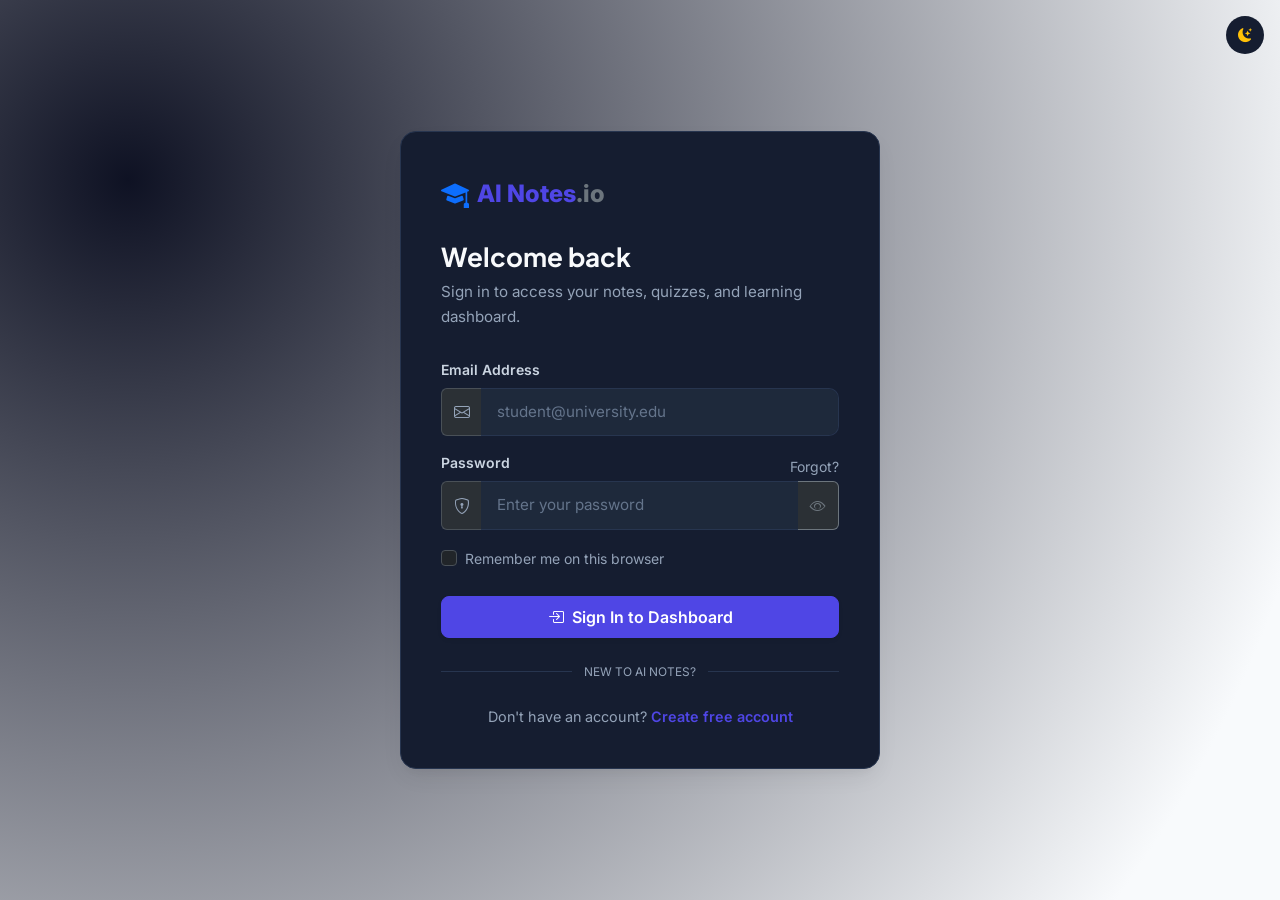
<file: frontend/recommendations.html>
<!DOCTYPE html>
<html lang="en">
<head>
    <meta charset="UTF-8">
    <meta name="viewport" content="width=device-width, initial-scale=1.0">
    <meta name="description" content="Personalized study recommendations and tailored learning activities based on quiz performance and conceptual mastery.">
    <title>Personalized Recommendations | AI Notes Summarizer</title>
    <script>
        (function() {
            var t = localStorage.getItem('ainotes_theme') || 'dark';
            document.documentElement.setAttribute('data-bs-theme', t);
        })();
    </script>
    <!-- Bootstrap 5 CSS -->
    <link href="https://cdn.jsdelivr.net/npm/bootstrap@5.3.3/dist/css/bootstrap.min.css" rel="stylesheet">
    <!-- Bootstrap Icons -->
    <link href="https://cdn.jsdelivr.net/npm/bootstrap-icons@1.11.3/font/bootstrap-icons.min.css" rel="stylesheet">
    <!-- Google Fonts -->
    <link rel="preconnect" href="https://fonts.googleapis.com">
    <link rel="preconnect" href="https://fonts.gstatic.com" crossorigin>
    <link href="https://fonts.googleapis.com/css2?family=Plus+Jakarta+Sans:wght@400;500;600;700;800&family=Inter:wght@400;500;600&display=swap" rel="stylesheet">
    <!-- Custom Stylesheets -->
    <link rel="stylesheet" href="css/style.css">
    <link rel="stylesheet" href="css/components.css">
    <link rel="stylesheet" href="css/dashboard.css">
    <link rel="stylesheet" href="css/pages.css">
    <link rel="stylesheet" href="css/responsive.css">
</head>
<body>

    <div class="sidebar-backdrop"></div>

    <div class="app-wrapper">
        <!-- Sidebar Navigation -->
        <aside class="sidebar">
            <div class="sidebar-header">
                <a href="dashboard.html" class="sidebar-brand">
                    <i class="bi bi-mortarboard-fill text-primary fs-3"></i>
                    <span>AI Notes<span class="text-secondary">.io</span></span>
                </a>
            </div>

            <div class="sidebar-content">
                <div class="sidebar-heading">Core Workspace</div>
                <ul class="sidebar-nav">
                    <li><a class="nav-link" href="dashboard.html"><i class="bi bi-grid-fill"></i> Overview</a></li>
                    <li><a class="nav-link" href="upload.html"><i class="bi bi-cloud-arrow-up-fill"></i> Upload Notes</a></li>
                    <li><a class="nav-link" href="summary.html"><i class="bi bi-card-text"></i> Summarizer</a></li>
                    <li><a class="nav-link" href="quiz-config.html"><i class="bi bi-patch-question-fill"></i> Quiz Practice</a></li>
                    <li><a class="nav-link" href="translate.html"><i class="bi bi-translate"></i> Translator</a></li>
                    <li><a class="nav-link active" href="recommendations.html"><i class="bi bi-lightbulb-fill"></i> Recommendations</a></li>
                    <li><a class="nav-link" href="learning-paths.html"><i class="bi bi-signpost-split-fill"></i> Learning Paths</a></li>
                    <li><a class="nav-link" href="history.html"><i class="bi bi-clock-history"></i> Study History</a></li>
                </ul>

                <div class="sidebar-heading mt-3">Account & Tools</div>
                <ul class="sidebar-nav">
                    <li><a class="nav-link" href="profile.html"><i class="bi bi-person-fill"></i> My Profile</a></li>
                    <li><a class="nav-link" href="settings.html"><i class="bi bi-gear-fill"></i> Settings</a></li>
                </ul>
            </div>

            <div class="sidebar-footer">
                <div class="d-flex align-items-center justify-content-between">
                    <div class="d-flex align-items-center gap-2 overflow-hidden">
                        <span class="user-avatar-sm current-user-avatar">U</span>
                        <div class="overflow-hidden">
                            <div class="small fw-bold text-truncate current-user-name">Student User</div>
                            <div class="text-muted small text-truncate current-user-email" style="font-size: 0.72rem;">user@example.com</div>
                        </div>
                    </div>
                    <button class="btn btn-sm text-danger btn-logout" title="Sign Out">
                        <i class="bi bi-box-arrow-right fs-5"></i>
                    </button>
                </div>
            </div>
        </aside>

        <!-- Main Workspace -->
        <div class="main-content">
            <!-- Topbar -->
            <header class="topbar">
                <div class="d-flex align-items-center gap-3">
                    <button class="btn btn-outline-secondary btn-sm d-lg-none" id="sidebarToggle" aria-label="Toggle navigation drawer">
                        <i class="bi bi-list fs-5"></i>
                    </button>
                    <div>
                        <h5 class="fw-bold mb-0">Study Recommendations</h5>
                        <span class="text-muted small">Personalized, data-grounded educational actions</span>
                    </div>
                </div>

                <div class="d-flex align-items-center gap-3">
                    <button class="theme-toggle-btn" aria-label="Toggle dark/light mode">
                        <i class="bi bi-sun-fill"></i>
                    </button>
                </div>
            </header>

            <!-- Page Body -->
            <main class="page-body">
                <div class="d-flex flex-wrap align-items-center justify-content-between gap-3 mb-4">
                    <div>
                        <h4 class="fw-bold mb-1">Tailored Learning Activities</h4>
                        <p class="text-muted small mb-0">Grounded in your quiz attempts, topic accuracies, and conceptual deficits.</p>
                    </div>
                    <button id="btn-generate-recs" class="btn btn-primary rounded-pill px-4 shadow-sm d-flex align-items-center gap-2">
                        <i class="bi bi-arrow-repeat"></i> Generate New Recommendations
                    </button>
                </div>

                <!-- Priority / Status Filter Bar -->
                <div class="card border-0 shadow-sm p-3 rounded-4 mb-4 bg-body-tertiary">
                    <div class="d-flex flex-wrap align-items-center justify-content-between gap-2">
                        <div class="btn-group" role="group" id="filter-status-group">
                            <button type="button" class="btn btn-sm btn-outline-primary active" data-status="">All</button>
                            <button type="button" class="btn btn-sm btn-outline-primary" data-status="pending">Pending</button>
                            <button type="button" class="btn btn-sm btn-outline-primary" data-status="completed">Completed</button>
                        </div>
                        <div class="d-flex align-items-center gap-2">
                            <span class="small text-muted">Priority:</span>
                            <select id="filter-priority" class="form-select form-select-sm rounded-pill" style="width: auto;">
                                <option value="">All Priorities</option>
                                <option value="high">High Priority</option>
                                <option value="medium">Medium Priority</option>
                                <option value="low">Low Priority</option>
                            </select>
                        </div>
                    </div>
                </div>

                <!-- Recommendations Grid -->
                <div class="row g-3" id="recommendations-container">
                    <div class="col-12 text-center py-5">
                        <div class="spinner-border text-primary" role="status"></div>
                        <div class="text-muted small mt-2">Analyzing learning patterns...</div>
                    </div>
                </div>
            </main>
        </div>
    </div>

    <!-- Bootstrap 5 JS Bundle -->
    <script src="https://cdn.jsdelivr.net/npm/bootstrap@5.3.3/dist/js/bootstrap.bundle.min.js" defer></script>
    <!-- Frontend Scripts -->
    <script src="js/config.js" defer></script>
    <script src="js/theme.js" defer></script>
    <script src="js/api.js" defer></script>
    <script src="js/auth.js" defer></script>
    <script src="js/navigation.js" defer></script>
    <script src="js/recommendations.js" defer></script>
</body>
</html>
</file>
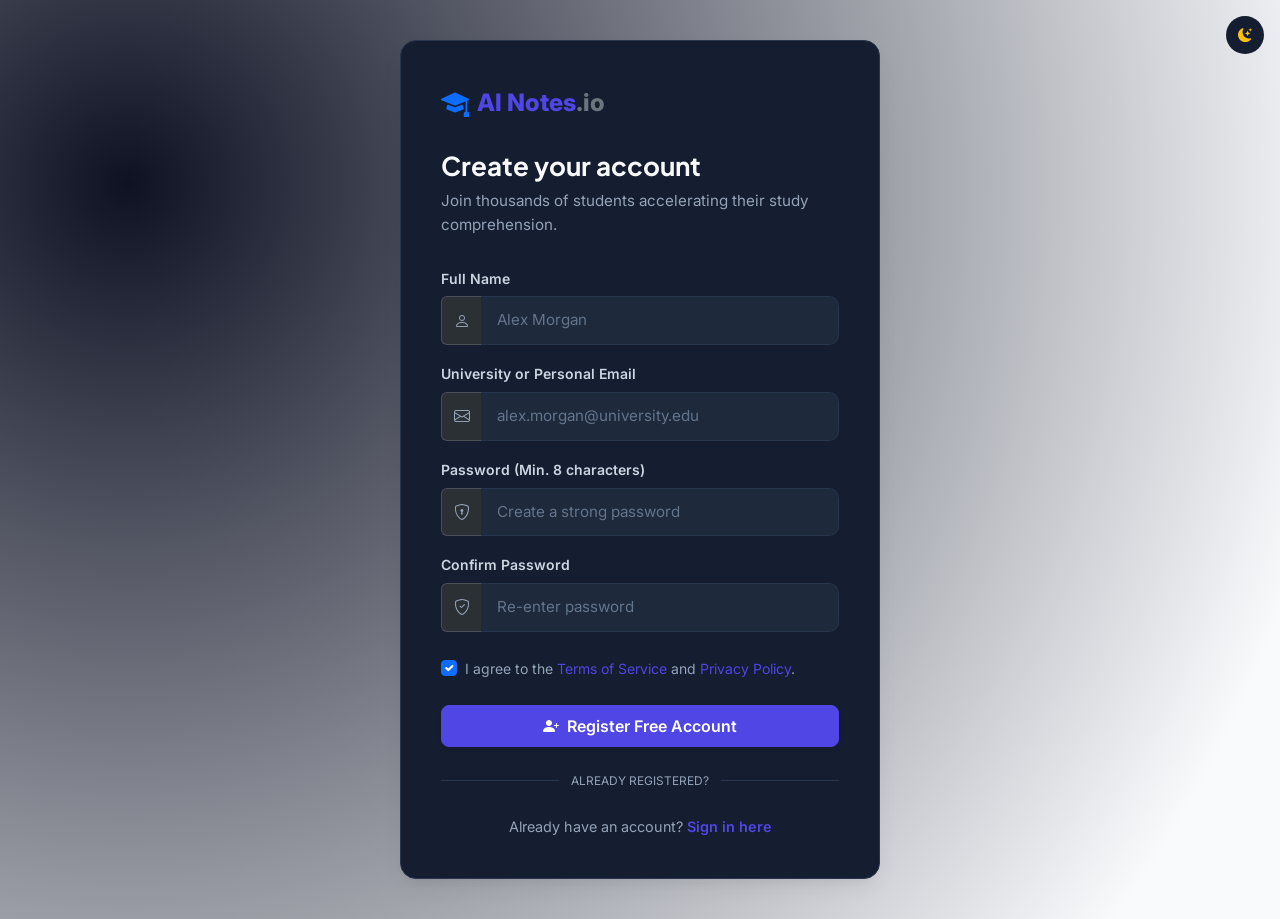
<file: frontend/register.html>
<!DOCTYPE html>
<html lang="en">
<head>
    <meta charset="UTF-8">
    <meta name="viewport" content="width=device-width, initial-scale=1.0">
    <meta name="description" content="Create a free AI Notes Summarizer student account to start summarizing academic documents, generating interactive practice quizzes, and translating notes into 9 languages.">
    <title>Create Free Account | AI Notes Summarizer</title>

    <!-- Synchronous Early Theme Initialization -->
    <script>
        (function() {
            try {
                const savedTheme = localStorage.getItem("ainotes_theme_preference") || "light";
                const activeTheme = savedTheme === "auto"
                    ? (window.matchMedia("(prefers-color-scheme: dark)").matches ? "dark" : "light")
                    : savedTheme;
                document.documentElement.setAttribute("data-bs-theme", activeTheme);
            } catch (e) {}
        })();
    </script>

    <!-- Preconnect & Google Fonts -->
    <link rel="preconnect" href="https://fonts.googleapis.com">
    <link rel="preconnect" href="https://fonts.gstatic.com" crossorigin>
    <link href="https://fonts.googleapis.com/css2?family=Plus+Jakarta+Sans:wght@400;500;600;700;800&family=Inter:wght@400;500;600&display=swap" rel="stylesheet">

    <!-- Bootstrap 5 CSS -->
    <link href="https://cdn.jsdelivr.net/npm/bootstrap@5.3.3/dist/css/bootstrap.min.css" rel="stylesheet">
    <!-- Bootstrap Icons -->
    <link href="https://cdn.jsdelivr.net/npm/bootstrap-icons@1.11.3/font/bootstrap-icons.min.css" rel="stylesheet">

    <!-- Custom Stylesheets -->
    <link rel="stylesheet" href="css/style.css">
    <link rel="stylesheet" href="css/components.css">
    <link rel="stylesheet" href="css/auth.css">
    <link rel="stylesheet" href="css/responsive.css">
</head>
<body>

    <div class="position-absolute top-0 end-0 p-3">
        <button class="theme-toggle-btn btn btn-sm border-0" aria-label="Toggle dark or light theme">
            <i class="bi bi-sun-fill text-warning"></i>
        </button>
    </div>

    <main class="auth-wrapper" id="main-content">
        <div class="auth-card">
            <!-- Brand Logo -->
            <a href="index.html" class="auth-logo" aria-label="Return to AI Notes Homepage">
                <i class="bi bi-mortarboard-fill fs-3 text-primary"></i>
                <span>AI Notes<span class="text-secondary">.io</span></span>
            </a>

            <h1 class="auth-title">Create your account</h1>
            <p class="auth-subtitle">Join thousands of students accelerating their study comprehension.</p>

            <!-- Alert Container for Dynamic Error Display -->
            <div id="alert-container"></div>

            <form id="register-form" novalidate>
                <!-- Full Name -->
                <div class="mb-3">
                    <label for="fullName" class="form-label fw-semibold small">Full Name</label>
                    <div class="input-group">
                        <span class="input-group-text bg-body-tertiary text-muted border-end-0">
                            <i class="bi bi-person"></i>
                        </span>
                        <input type="text" class="form-control border-start-0" id="fullName" name="fullName" 
                               placeholder="Alex Morgan" required autocomplete="name">
                    </div>
                </div>

                <!-- Email Address -->
                <div class="mb-3">
                    <label for="email" class="form-label fw-semibold small">University or Personal Email</label>
                    <div class="input-group">
                        <span class="input-group-text bg-body-tertiary text-muted border-end-0">
                            <i class="bi bi-envelope"></i>
                        </span>
                        <input type="email" class="form-control border-start-0" id="email" name="email" 
                               placeholder="alex.morgan@university.edu" required autocomplete="email">
                    </div>
                </div>

                <!-- Password -->
                <div class="mb-3">
                    <label for="password" class="form-label fw-semibold small">Password (Min. 8 characters)</label>
                    <div class="input-group">
                        <span class="input-group-text bg-body-tertiary text-muted border-end-0">
                            <i class="bi bi-shield-lock"></i>
                        </span>
                        <input type="password" class="form-control border-start-0" id="password" name="password" 
                               placeholder="Create a strong password" required autocomplete="new-password">
                    </div>
                </div>

                <!-- Confirm Password -->
                <div class="mb-4">
                    <label for="confirmPassword" class="form-label fw-semibold small">Confirm Password</label>
                    <div class="input-group">
                        <span class="input-group-text bg-body-tertiary text-muted border-end-0">
                            <i class="bi bi-shield-check"></i>
                        </span>
                        <input type="password" class="form-control border-start-0" id="confirmPassword" name="confirmPassword" 
                               placeholder="Re-enter password" required autocomplete="new-password">
                    </div>
                </div>

                <!-- Terms checkbox -->
                <div class="mb-4 form-check">
                    <input type="checkbox" class="form-check-input" id="termsCheck" required checked>
                    <label class="form-check-label small text-muted" for="termsCheck">
                        I agree to the <a href="#">Terms of Service</a> and <a href="#">Privacy Policy</a>.
                    </label>
                </div>

                <!-- Submit Button -->
                <button type="submit" id="btn-submit" class="btn btn-primary w-100 py-2 rounded-3 shadow-sm">
                    <i class="bi bi-person-plus-fill me-1"></i> Register Free Account
                </button>
            </form>

            <div class="auth-divider my-4 text-center">
                <span class="text-muted small">ALREADY REGISTERED?</span>
            </div>

            <!-- Footer link -->
            <div class="auth-footer text-center">
                Already have an account? <a href="login.html" class="fw-semibold">Sign in here</a>
            </div>
        </div>
    </main>

    <!-- Bootstrap 5 JS Bundle & Frontend Scripts with Defer -->
    <script defer src="https://cdn.jsdelivr.net/npm/bootstrap@5.3.3/dist/js/bootstrap.bundle.min.js"></script>
    <script defer src="js/config.js"></script>
    <script defer src="js/theme.js"></script>
    <script defer src="js/api.js"></script>
    <script defer src="js/auth.js"></script>
</body>
</html>
</file>
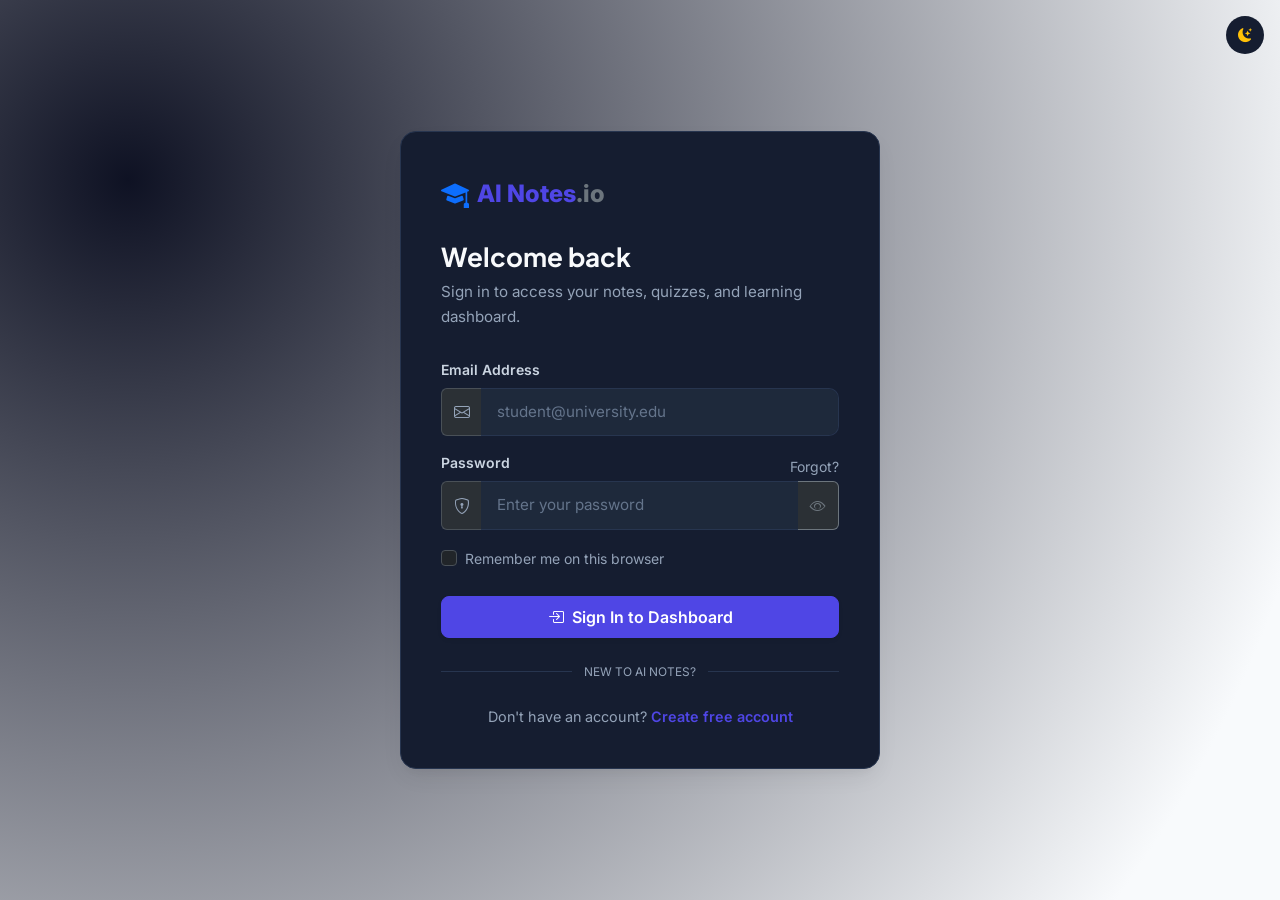
<file: frontend/settings.html>
<!DOCTYPE html>
<html lang="en">
<head>
    <meta charset="UTF-8">
    <meta name="viewport" content="width=device-width, initial-scale=1.0">
    <meta name="description" content="Configure application themes, study defaults, AI model settings, and account data.">
    <title>Settings | AI Notes Summarizer</title>
    <script>
        (function() {
            var t = localStorage.getItem('ainotes_theme') || 'dark';
            document.documentElement.setAttribute('data-bs-theme', t);
        })();
    </script>
    <!-- Bootstrap 5 CSS -->
    <link href="https://cdn.jsdelivr.net/npm/bootstrap@5.3.3/dist/css/bootstrap.min.css" rel="stylesheet">
    <!-- Bootstrap Icons -->
    <link href="https://cdn.jsdelivr.net/npm/bootstrap-icons@1.11.3/font/bootstrap-icons.min.css" rel="stylesheet">
    <!-- Google Fonts -->
    <link rel="preconnect" href="https://fonts.googleapis.com">
    <link rel="preconnect" href="https://fonts.gstatic.com" crossorigin>
    <link href="https://fonts.googleapis.com/css2?family=Plus+Jakarta+Sans:wght@400;500;600;700;800&family=Inter:wght@400;500;600&display=swap" rel="stylesheet">
    <!-- Custom Stylesheets -->
    <link rel="stylesheet" href="css/style.css">
    <link rel="stylesheet" href="css/components.css">
    <link rel="stylesheet" href="css/dashboard.css">
    <link rel="stylesheet" href="css/pages.css">
    <link rel="stylesheet" href="css/responsive.css">
</head>
<body>

    <div class="sidebar-backdrop"></div>

    <div class="app-wrapper">
        <!-- Sidebar Navigation -->
        <aside class="sidebar">
            <div class="sidebar-header">
                <a href="dashboard.html" class="sidebar-brand">
                    <i class="bi bi-mortarboard-fill text-primary fs-3"></i>
                    <span>AI Notes<span class="text-secondary">.io</span></span>
                </a>
            </div>

            <div class="sidebar-content">
                <div class="sidebar-heading">Core Workspace</div>
                <ul class="sidebar-nav">
                    <li><a class="nav-link" href="dashboard.html"><i class="bi bi-grid-fill"></i> Overview</a></li>
                    <li><a class="nav-link" href="upload.html"><i class="bi bi-cloud-arrow-up-fill"></i> Upload Notes</a></li>
                    <li><a class="nav-link" href="summary.html"><i class="bi bi-card-text"></i> Summarizer</a></li>
                    <li><a class="nav-link" href="quiz-config.html"><i class="bi bi-patch-question-fill"></i> Quiz Practice</a></li>
                    <li><a class="nav-link" href="translate.html"><i class="bi bi-translate"></i> Translator</a></li>
                    <li><a class="nav-link" href="history.html"><i class="bi bi-clock-history"></i> Study History</a></li>
                </ul>

                <div class="sidebar-heading mt-3">Account & Tools</div>
                <ul class="sidebar-nav">
                    <li><a class="nav-link" href="profile.html"><i class="bi bi-person-fill"></i> My Profile</a></li>
                    <li><a class="nav-link active" href="settings.html"><i class="bi bi-gear-fill"></i> Settings</a></li>
                </ul>
            </div>

            <div class="sidebar-footer">
                <div class="d-flex align-items-center justify-content-between">
                    <div class="d-flex align-items-center gap-2 overflow-hidden">
                        <span class="user-avatar-sm current-user-avatar">U</span>
                        <div class="overflow-hidden">
                            <div class="small fw-bold text-truncate current-user-name">Student User</div>
                            <div class="text-muted small text-truncate current-user-email" style="font-size: 0.72rem;">user@example.com</div>
                        </div>
                    </div>
                    <button class="btn btn-sm text-danger btn-logout" title="Sign Out">
                        <i class="bi bi-box-arrow-right fs-5"></i>
                    </button>
                </div>
            </div>
        </aside>

        <!-- Main Workspace -->
        <div class="main-content">
            <!-- Topbar -->
            <header class="topbar">
                <div class="d-flex align-items-center gap-3">
                    <button class="btn btn-outline-secondary btn-sm d-lg-none" id="sidebarToggle" aria-label="Toggle navigation menu">
                        <i class="bi bi-list fs-5"></i>
                    </button>
                    <div>
                        <h5 class="fw-bold mb-0">Preferences & Settings</h5>
                        <span class="text-muted small">Configure application themes, study defaults, and local data</span>
                    </div>
                </div>

                <div class="d-flex align-items-center gap-3">
                    <button class="theme-toggle-btn" aria-label="Toggle dark/light mode">
                        <i class="bi bi-sun-fill"></i>
                    </button>
                    <div class="dropdown">
                        <button class="btn btn-light rounded-pill p-1 d-flex align-items-center gap-2 border" data-bs-toggle="dropdown" aria-label="Toggle user account menu">
                            <span class="user-avatar-sm current-user-avatar">U</span>
                            <span class="d-none d-md-inline pe-2 small fw-semibold current-user-name">Student</span>
                            <i class="bi bi-chevron-down small text-muted pe-1"></i>
                        </button>
                        <ul class="dropdown-menu dropdown-menu-end shadow border-0 mt-2">
                            <li><a class="dropdown-item py-2" href="profile.html"><i class="bi bi-person me-2"></i> My Profile</a></li>
                            <li><a class="dropdown-item py-2" href="settings.html"><i class="bi bi-gear me-2"></i> Settings</a></li>
                            <li><hr class="dropdown-divider"></li>
                            <li><button class="dropdown-item py-2 text-danger btn-logout"><i class="bi bi-box-arrow-right me-2"></i> Sign Out</button></li>
                        </ul>
                    </div>
                </div>
            </header>

            <!-- Settings Body -->
            <main class="page-body">
                <div id="settings-alert"></div>

                <div class="row g-4">
                    <!-- Left: Theme & AI Preferences -->
                    <div class="col-lg-7">
                        <!-- Appearance / Theme -->
                        <div class="card p-4 border shadow-sm mb-4">
                            <h5 class="fw-bold mb-1">Visual Appearance</h5>
                            <p class="text-muted small mb-3">Select your preferred color theme.</p>

                            <div class="row g-3">
                                <div class="col-sm-4">
                                    <input type="radio" class="btn-check" name="themeChoice" id="theme-light" value="light" checked>
                                    <label class="btn btn-outline-primary w-100 py-3 text-center rounded-3" for="theme-light">
                                        <i class="bi bi-sun-fill fs-4 text-warning d-block mb-1"></i>
                                        <span class="fw-semibold small">Light Mode</span>
                                    </label>
                                </div>
                                <div class="col-sm-4">
                                    <input type="radio" class="btn-check" name="themeChoice" id="theme-dark" value="dark">
                                    <label class="btn btn-outline-primary w-100 py-3 text-center rounded-3" for="theme-dark">
                                        <i class="bi bi-moon-stars-fill fs-4 text-primary d-block mb-1"></i>
                                        <span class="fw-semibold small">Dark Mode</span>
                                    </label>
                                </div>
                                <div class="col-sm-4">
                                    <input type="radio" class="btn-check" name="themeChoice" id="theme-auto" value="auto">
                                    <label class="btn btn-outline-primary w-100 py-3 text-center rounded-3" for="theme-auto">
                                        <i class="bi bi-display fs-4 text-info d-block mb-1"></i>
                                        <span class="fw-semibold small">System Sync</span>
                                    </label>
                                </div>
                            </div>
                        </div>

                        <!-- Study Defaults -->
                        <div class="card p-4 border shadow-sm">
                            <h5 class="fw-bold mb-1">Study Preferences</h5>
                            <p class="text-muted small mb-4">Preset generation defaults to save time across sessions.</p>

                            <form id="study-preferences-form">
                                <div class="mb-3">
                                    <label for="prefDefaultSummary" class="form-label fw-semibold small">Default Summary Mode</label>
                                    <select class="form-select" id="prefDefaultSummary">
                                        <option value="short">Short & Crisp (25% length)</option>
                                        <option value="medium" selected>Standard Summary (50% length)</option>
                                        <option value="detailed">Comprehensive Study Guide (75% length)</option>
                                    </select>
                                </div>

                                <div class="mb-3">
                                    <label for="prefDefaultDifficulty" class="form-label fw-semibold small">Default Quiz Difficulty</label>
                                    <select class="form-select" id="prefDefaultDifficulty">
                                        <option value="Easy">Easy</option>
                                        <option value="Medium" selected>Medium</option>
                                        <option value="Hard">Hard</option>
                                    </select>
                                </div>

                                <div class="mb-3">
                                    <label for="prefDefaultLanguage" class="form-label fw-semibold small">Default Translation Language</label>
                                    <select class="form-select" id="prefDefaultLanguage">
                                        <!-- Populated dynamically by settings.js -->
                                    </select>
                                </div>

                                <div class="mb-4">
                                    <label for="prefTimezone" class="form-label fw-semibold small">Display Timezone</label>
                                    <select class="form-select" id="prefTimezone">
                                        <option value="Asia/Kolkata" selected>Asia/Kolkata (IST - Indian Standard Time)</option>
                                        <option value="UTC">UTC (Coordinated Universal Time)</option>
                                        <option value="Europe/London">Europe/London (GMT/BST)</option>
                                        <option value="America/New_York">America/New_York (EST/EDT)</option>
                                        <option value="America/Chicago">America/Chicago (CST/CDT)</option>
                                        <option value="America/Los_Angeles">America/Los_Angeles (PST/PDT)</option>
                                        <option value="Asia/Dubai">Asia/Dubai (GST)</option>
                                        <option value="Asia/Singapore">Asia/Singapore (SGT)</option>
                                        <option value="Asia/Tokyo">Asia/Tokyo (JST)</option>
                                        <option value="Australia/Sydney">Australia/Sydney (AEST)</option>
                                    </select>
                                    <span class="text-muted small">All database timestamps are stored in UTC and automatically rendered in your chosen timezone.</span>
                                </div>

                                <div class="form-check form-switch mb-3">
                                    <input class="form-check-input" type="checkbox" id="prefAutoSave" checked>
                                    <label class="form-check-label fw-semibold small" for="prefAutoSave">Auto-save generated notes to Cloud History</label>
                                </div>

                                <button type="submit" class="btn btn-primary rounded-pill px-4">
                                    <i class="bi bi-save me-1"></i> Save Preferences
                                </button>
                            </form>
                        </div>
                    </div>

                    <!-- Right: Data Management -->
                    <div class="col-lg-5">
                        <div class="card p-4 border shadow-sm h-100">
                            <h5 class="fw-bold mb-1">Data & Storage</h5>
                            <p class="text-muted small mb-4">Manage browser cache, export study data, and manage sessions.</p>

                            <div class="mb-4 pb-3 border-bottom">
                                <h6 class="fw-semibold mb-1">Clear Local Cache</h6>
                                <p class="text-muted small mb-2">Clear draft notes, temporary translation handoffs, and temporary session state.</p>
                                <button type="button" class="btn btn-outline-warning btn-sm rounded-pill" id="btn-clear-cache">
                                    <i class="bi bi-eraser-fill me-1"></i> Clear Local Cache
                                </button>
                            </div>

                            <div class="mb-4 pb-3 border-bottom">
                                <h6 class="fw-semibold mb-1">Export Learning Data</h6>
                                <p class="text-muted small mb-2">Download a JSON archive containing your account profile and preference configurations.</p>
                                <button type="button" class="btn btn-outline-secondary btn-sm rounded-pill" id="btn-export-data">
                                    <i class="bi bi-download me-1"></i> Export Data (JSON)
                                </button>
                            </div>

                            <div>
                                <h6 class="fw-semibold mb-1 text-danger">Sign Out from All Devices</h6>
                                <p class="text-muted small mb-2">Terminate active JWT session tokens and clear browser credentials.</p>
                                <button type="button" class="btn btn-outline-danger btn-sm rounded-pill btn-logout">
                                    <i class="bi bi-box-arrow-right me-1"></i> Sign Out Now
                                </button>
                            </div>
                        </div>
                    </div>
                </div>
            </main>
        </div>
    </div>

    <!-- Bootstrap 5 JS Bundle -->
    <script src="https://cdn.jsdelivr.net/npm/bootstrap@5.3.3/dist/js/bootstrap.bundle.min.js" defer></script>
    <!-- Frontend Scripts -->
    <script src="js/config.js" defer></script>
    <script src="js/theme.js" defer></script>
    <script src="js/api.js" defer></script>
    <script src="js/auth.js" defer></script>
    <script src="js/navigation.js" defer></script>
    <script src="js/settings.js" defer></script>
</body>
</html>
</file>
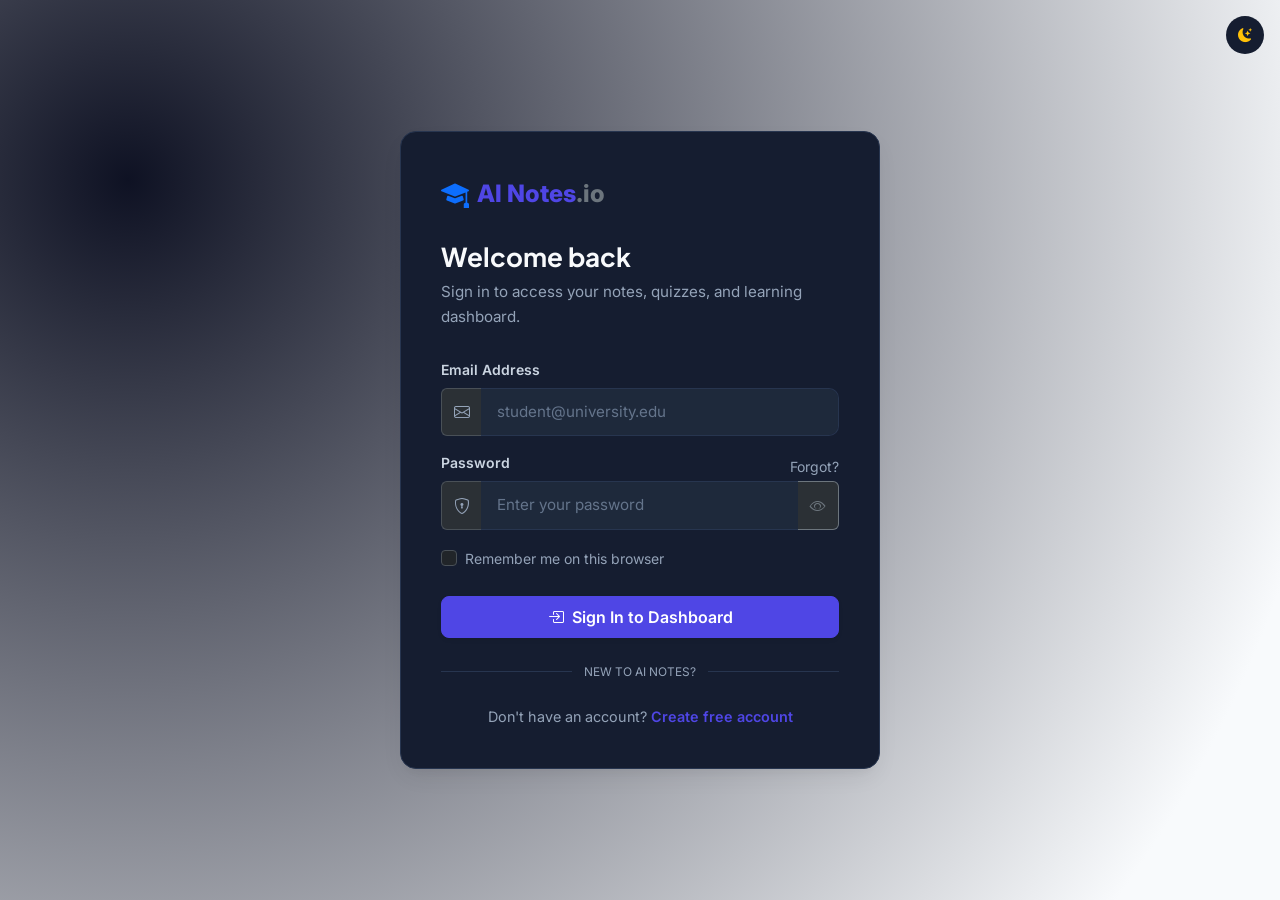
<file: frontend/upload.html>
<!DOCTYPE html>
<html lang="en">
<head>
    <meta charset="UTF-8">
    <meta name="viewport" content="width=device-width, initial-scale=1.0">
    <meta name="description" content="Upload and ingest study notes, lecture slides, research PDFs, or plain text for AI summarization.">
    <title>Upload Notes | AI Notes Summarizer</title>
    <script>
        (function() {
            var t = localStorage.getItem('ainotes_theme') || 'dark';
            document.documentElement.setAttribute('data-bs-theme', t);
        })();
    </script>
    <!-- Bootstrap 5 CSS -->
    <link href="https://cdn.jsdelivr.net/npm/bootstrap@5.3.3/dist/css/bootstrap.min.css" rel="stylesheet">
    <!-- Bootstrap Icons -->
    <link href="https://cdn.jsdelivr.net/npm/bootstrap-icons@1.11.3/font/bootstrap-icons.min.css" rel="stylesheet">
    <!-- Google Fonts -->
    <link rel="preconnect" href="https://fonts.googleapis.com">
    <link rel="preconnect" href="https://fonts.gstatic.com" crossorigin>
    <link href="https://fonts.googleapis.com/css2?family=Plus+Jakarta+Sans:wght@400;500;600;700;800&family=Inter:wght@400;500;600&display=swap" rel="stylesheet">
    <!-- Custom Stylesheets -->
    <link rel="stylesheet" href="css/style.css">
    <link rel="stylesheet" href="css/components.css">
    <link rel="stylesheet" href="css/dashboard.css">
    <link rel="stylesheet" href="css/pages.css">
    <link rel="stylesheet" href="css/responsive.css">
</head>
<body>

    <div class="sidebar-backdrop"></div>

    <div class="app-wrapper">
        <!-- Sidebar Navigation -->
        <aside class="sidebar">
            <div class="sidebar-header">
                <a href="dashboard.html" class="sidebar-brand">
                    <i class="bi bi-mortarboard-fill text-primary fs-3"></i>
                    <span>AI Notes<span class="text-secondary">.io</span></span>
                </a>
            </div>

            <div class="sidebar-content">
                <div class="sidebar-heading">Core Workspace</div>
                <ul class="sidebar-nav">
                    <li><a class="nav-link" href="dashboard.html"><i class="bi bi-grid-fill"></i> Overview</a></li>
                    <li><a class="nav-link active" href="upload.html"><i class="bi bi-cloud-arrow-up-fill"></i> Upload Notes</a></li>
                    <li><a class="nav-link" href="summary.html"><i class="bi bi-card-text"></i> Summarizer</a></li>
                    <li><a class="nav-link" href="quiz-config.html"><i class="bi bi-patch-question-fill"></i> Quiz Practice</a></li>
                    <li><a class="nav-link" href="translate.html"><i class="bi bi-translate"></i> Translator</a></li>
                    <li><a class="nav-link" href="history.html"><i class="bi bi-clock-history"></i> Study History</a></li>
                </ul>

                <div class="sidebar-heading mt-3">Account & Tools</div>
                <ul class="sidebar-nav">
                    <li><a class="nav-link" href="profile.html"><i class="bi bi-person-fill"></i> My Profile</a></li>
                    <li><a class="nav-link" href="settings.html"><i class="bi bi-gear-fill"></i> Settings</a></li>
                </ul>
            </div>

            <div class="sidebar-footer">
                <div class="d-flex align-items-center justify-content-between">
                    <div class="d-flex align-items-center gap-2 overflow-hidden">
                        <span class="user-avatar-sm current-user-avatar">U</span>
                        <div class="overflow-hidden">
                            <div class="small fw-bold text-truncate current-user-name">Student User</div>
                            <div class="text-muted small text-truncate current-user-email" style="font-size: 0.72rem;">user@example.com</div>
                        </div>
                    </div>
                    <button class="btn btn-sm text-danger btn-logout" title="Sign Out">
                        <i class="bi bi-box-arrow-right fs-5"></i>
                    </button>
                </div>
            </div>
        </aside>

        <!-- Main Workspace -->
        <div class="main-content">
            <!-- Topbar -->
            <header class="topbar">
                <div class="d-flex align-items-center gap-3">
                    <button class="btn btn-outline-secondary btn-sm d-lg-none" id="sidebarToggle" aria-label="Toggle navigation menu">
                        <i class="bi bi-list fs-5"></i>
                    </button>
                    <div>
                        <h5 class="fw-bold mb-0">Upload & Ingest Notes</h5>
                        <span class="text-muted small">Import textbooks, lecture slides, research papers, or paste text</span>
                    </div>
                </div>

                <div class="d-flex align-items-center gap-3">
                    <button class="theme-toggle-btn" aria-label="Toggle dark/light mode">
                        <i class="bi bi-sun-fill"></i>
                    </button>
                    <div class="dropdown">
                        <button class="btn btn-light rounded-pill p-1 d-flex align-items-center gap-2 border" data-bs-toggle="dropdown" aria-label="Toggle user account menu">
                            <span class="user-avatar-sm current-user-avatar">U</span>
                            <span class="d-none d-md-inline pe-2 small fw-semibold current-user-name">Student</span>
                            <i class="bi bi-chevron-down small text-muted pe-1"></i>
                        </button>
                        <ul class="dropdown-menu dropdown-menu-end shadow border-0 mt-2">
                            <li><a class="dropdown-item py-2" href="profile.html"><i class="bi bi-person me-2"></i> My Profile</a></li>
                            <li><a class="dropdown-item py-2" href="settings.html"><i class="bi bi-gear me-2"></i> Settings</a></li>
                            <li><hr class="dropdown-divider"></li>
                            <li><button class="dropdown-item py-2 text-danger btn-logout"><i class="bi bi-box-arrow-right me-2"></i> Sign Out</button></li>
                        </ul>
                    </div>
                </div>
            </header>

            <!-- Upload Page Body -->
            <main class="page-body">
                <div class="row justify-content-center">
                    <div class="col-lg-10 col-xl-9">
                        <!-- Navigation Tabs: File Upload vs Direct Text -->
                        <ul class="nav nav-pills mb-4 nav-justified bg-body-tertiary p-1 rounded-pill border" role="tablist">
                            <li class="nav-item" role="presentation">
                                <button class="nav-link active rounded-pill fw-semibold" id="tab-upload" data-bs-toggle="pill" data-bs-target="#content-upload" type="button" role="tab">
                                    <i class="bi bi-file-earmark-arrow-up me-2"></i> Upload Document / Scanned Notes
                                </button>
                            </li>
                            <li class="nav-item" role="presentation">
                                <button class="nav-link rounded-pill fw-semibold" id="tab-paste" data-bs-toggle="pill" data-bs-target="#content-paste" type="button" role="tab">
                                    <i class="bi bi-clipboard-data me-2"></i> Paste Direct Notes
                                </button>
                            </li>
                        </ul>

                        <div class="tab-content">
                            <!-- TAB 1: File Upload Form -->
                            <div class="tab-pane fade show active" id="content-upload" role="tabpanel">
                                <div class="card p-4 border shadow-sm" id="upload-card">
                                    <div id="upload-alert"></div>

                                    <form id="upload-form">
                                        <!-- Drag and Drop Area -->
                                        <div class="upload-dropzone mb-4" id="drop-zone">
                                            <div class="upload-dropzone-icon">
                                                <i class="bi bi-cloud-arrow-up-fill"></i>
                                            </div>
                                            <h5 class="fw-bold mb-1">Drag and drop your study document here</h5>
                                            <p class="text-muted small mb-2">Supported formats: PDF, DOCX, TXT, PNG, JPG, JPEG</p>
                                            <span class="badge bg-secondary-subtle text-secondary border px-3 py-1 rounded-pill mb-3">Maximum file size: 20 MB</span>
                                            <div>
                                                <button type="button" class="btn btn-outline-primary rounded-pill px-4" onclick="document.getElementById('file-input').click()">
                                                    <i class="bi bi-folder2-open me-1"></i> Browse Files
                                                </button>
                                            </div>
                                            <input type="file" id="file-input" class="d-none" accept=".pdf,.docx,.txt,.png,.jpg,.jpeg">
                                        </div>

                                        <!-- Selected File Preview Card (Hidden initially) -->
                                        <div id="file-preview" class="file-preview-card mb-4 d-none">
                                            <div class="d-flex align-items-center justify-content-between">
                                                <div class="d-flex align-items-center gap-3">
                                                    <i id="preview-icon" class="bi bi-file-earmark-pdf-fill text-danger fs-1"></i>
                                                    <div>
                                                        <h6 class="fw-bold mb-0" id="preview-filename">document.pdf</h6>
                                                        <span class="text-muted small" id="preview-filesize">2.4 MB</span>
                                                    </div>
                                                </div>
                                                <button type="button" class="btn btn-outline-danger btn-sm rounded-pill" id="btn-remove-file">
                                                    <i class="bi bi-x-circle me-1"></i> Remove
                                                </button>
                                            </div>
                                        </div>

                                        <!-- Progress Bar (Hidden initially) -->
                                        <div id="upload-progress-wrapper" class="mb-4 d-none">
                                            <div class="d-flex justify-content-between align-items-center mb-1">
                                                <span class="small fw-semibold" id="upload-progress-label">Uploading document...</span>
                                                <span class="small text-muted" id="upload-progress-percent">0%</span>
                                            </div>
                                            <div class="progress" style="height: 8px;">
                                                <div id="upload-progress-bar" class="progress-bar progress-bar-striped progress-bar-animated bg-primary" role="progressbar" style="width: 0%;"></div>
                                            </div>
                                        </div>

                                        <!-- Options -->
                                        <div class="card bg-body-tertiary border p-3 rounded-3 mb-4">
                                            <div class="form-check form-switch mb-2">
                                                <input class="form-check-input" type="checkbox" id="ocrToggle" checked>
                                                <label class="form-check-label fw-semibold small" for="ocrToggle">
                                                    Enable OCR (Optical Character Recognition) for scanned pages & images (English + Tamil)
                                                </label>
                                            </div>
                                            <div class="form-check form-switch">
                                                <input class="form-check-input" type="checkbox" id="cleanFormattingToggle" checked>
                                                <label class="form-check-label fw-semibold small" for="cleanFormattingToggle">
                                                    Auto-clean whitespace, line breaks, sentence boundaries & control characters
                                                </label>
                                            </div>
                                        </div>

                                        <!-- Submit Button -->
                                        <div class="d-flex justify-content-end">
                                            <button type="submit" id="btn-submit-upload" class="btn btn-primary rounded-pill px-4 py-2 shadow-sm">
                                                <i class="bi bi-cloud-arrow-up-fill me-1"></i> Upload & Extract Text
                                            </button>
                                        </div>
                                    </form>
                                </div>
                            </div>

                            <!-- TAB 2: Direct Text Input Form -->
                            <div class="tab-pane fade" id="content-paste" role="tabpanel">
                                <div class="card p-4 border shadow-sm">
                                    <div id="paste-alert"></div>

                                    <form id="paste-form">
                                        <div class="mb-3">
                                            <label for="paste-title" class="form-label fw-semibold small">Study Topic / Title</label>
                                            <input type="text" class="form-control" id="paste-title" placeholder="e.g. Chapter 4: Machine Learning Fundamentals" required>
                                        </div>

                                        <div class="mb-3">
                                            <div class="d-flex justify-content-between align-items-center mb-1">
                                                <label for="paste-content" class="form-label fw-semibold small mb-0">Study Notes Content</label>
                                                <span class="text-muted small">
                                                    <span id="paste-word-count">0 words</span> &bull; <span id="paste-char-count">0 characters</span>
                                                </span>
                                            </div>
                                            <textarea class="form-control" id="paste-content" rows="12" placeholder="Paste lecture notes, study outlines, textbook excerpts, or syllabus content directly here (Tamil & Unicode supported)..." required></textarea>
                                        </div>

                                        <div class="d-flex justify-content-between align-items-center">
                                            <button type="reset" class="btn btn-outline-secondary rounded-pill px-3">
                                                <i class="bi bi-arrow-counterclockwise me-1"></i> Clear Text
                                            </button>
                                            <button type="submit" id="btn-submit-paste" class="btn btn-primary rounded-pill px-4 py-2 shadow-sm">
                                                <i class="bi bi-lightning-charge-fill me-1"></i> Ingest Text & Prepare
                                            </button>
                                        </div>
                                    </form>
                                </div>
                            </div>
                        </div>

                        <!-- EXTRACTION RESULTS SECTION (Displayed upon successful extraction) -->
                        <div id="extraction-results-container" class="mt-4 d-none">
                            <div class="card p-4 border shadow-sm">
                                <!-- Success Banner -->
                                <div class="alert alert-success d-flex align-items-center gap-2 mb-4 shadow-xs" role="alert">
                                    <i class="bi bi-check-circle-fill fs-4 flex-shrink-0"></i>
                                    <div>
                                        <div class="fw-bold">Your document has been successfully processed and is ready for AI summarization.</div>
                                        <div class="small">The extracted textual content has been cleaned, analyzed, and stored securely in your study archive.</div>
                                    </div>
                                </div>

                                <!-- Statistics Badges Grid -->
                                <div class="row g-3 mb-4">
                                    <div class="col-sm-6 col-md-3">
                                        <div class="p-3 bg-body-tertiary rounded-3 border text-center">
                                            <span class="text-muted small d-block">Document Format</span>
                                            <span class="fw-bold text-uppercase fs-5" id="res-format">PDF</span>
                                        </div>
                                    </div>
                                    <div class="col-sm-6 col-md-3">
                                        <div class="p-3 bg-body-tertiary rounded-3 border text-center">
                                            <span class="text-muted small d-block">Total Pages</span>
                                            <span class="fw-bold fs-5" id="res-pages">1</span>
                                        </div>
                                    </div>
                                    <div class="col-sm-6 col-md-3">
                                        <div class="p-3 bg-body-tertiary rounded-3 border text-center">
                                            <span class="text-muted small d-block">Total Words</span>
                                            <span class="fw-bold fs-5 text-primary" id="res-words">0</span>
                                        </div>
                                    </div>
                                    <div class="col-sm-6 col-md-3">
                                        <div class="p-3 bg-body-tertiary rounded-3 border text-center">
                                            <span class="text-muted small d-block">Extraction Quality</span>
                                            <span class="badge bg-success-subtle text-success fs-6 mt-1" id="res-quality">HIGH</span>
                                        </div>
                                    </div>
                                </div>

                                <!-- Secondary Metadata (OCR, Characters, Filename) -->
                                <div class="d-flex align-items-center justify-content-between p-3 bg-body-tertiary rounded-3 border mb-4 flex-wrap gap-2 small">
                                    <div>
                                        <span class="text-muted">Filename:</span>
                                        <strong id="res-filename" class="text-truncate d-inline-block align-bottom" style="max-width: 250px;">document.pdf</strong>
                                    </div>
                                    <div>
                                        <span class="text-muted">Characters:</span>
                                        <strong id="res-characters">0</strong>
                                    </div>
                                    <div>
                                        <span class="text-muted">OCR Applied:</span>
                                        <span id="res-ocr-badge" class="badge bg-secondary-subtle text-secondary border">No</span>
                                    </div>
                                </div>

                                <!-- Quality Warnings Alert (if any) -->
                                <div id="res-warnings-box" class="alert alert-warning d-none mb-4">
                                    <div class="fw-bold small mb-1"><i class="bi bi-exclamation-triangle-fill me-1"></i> Extraction Warnings:</div>
                                    <ul id="res-warnings-list" class="mb-0 small ps-3"></ul>
                                </div>

                                <!-- Extracted Text Preview -->
                                <div class="mb-4">
                                    <div class="d-flex justify-content-between align-items-center mb-2">
                                        <label class="form-label fw-bold mb-0">Cleaned Extracted Text Preview</label>
                                        <button type="button" class="btn btn-outline-secondary btn-sm rounded-pill" id="btn-copy-extracted">
                                            <i class="bi bi-clipboard me-1"></i> Copy Extracted Text
                                        </button>
                                    </div>
                                    <textarea id="res-extracted-preview" class="form-control font-monospace small" rows="10" readonly></textarea>
                                </div>

                                <!-- Action Buttons -->
                                <div class="d-flex justify-content-between align-items-center flex-wrap gap-2 pt-3 border-top">
                                    <button type="button" class="btn btn-outline-danger btn-sm rounded-pill" id="btn-delete-extracted">
                                        <i class="bi bi-trash me-1"></i> Delete Document
                                    </button>
                                    <div class="d-flex gap-2">
                                        <button type="button" class="btn btn-outline-secondary rounded-pill px-4" id="btn-upload-another">
                                            <i class="bi bi-arrow-repeat me-1"></i> Process Another Document
                                        </button>
                                        <a href="summary.html" class="btn btn-primary rounded-pill px-4 shadow-sm" id="btn-proceed-summary">
                                            <i class="bi bi-stars me-1"></i> Proceed to AI Summarizer
                                        </a>
                                    </div>
                                </div>
                            </div>
                        </div>

                    </div>
                </div>
            </main>
        </div>
    </div>

    <!-- Bootstrap 5 JS Bundle -->
    <script src="https://cdn.jsdelivr.net/npm/bootstrap@5.3.3/dist/js/bootstrap.bundle.min.js" defer></script>
    <!-- Frontend Scripts -->
    <script src="js/config.js" defer></script>
    <script src="js/theme.js" defer></script>
    <script src="js/api.js" defer></script>
    <script src="js/auth.js" defer></script>
    <script src="js/navigation.js" defer></script>
    <script src="js/upload.js" defer></script>
</body>
</html>
</file>
<file: frontend/css/style.css>
/* ==========================================================================
   AI Notes Summarizer - Core Design System & Global Styles
   Light / Dark Mode Token Architecture & Typography
   ========================================================================== */

:root {
    --font-heading: 'Plus Jakarta Sans', -apple-system, BlinkMacSystemFont, 'Segoe UI', Roboto, sans-serif;
    --font-body: 'Inter', -apple-system, BlinkMacSystemFont, 'Segoe UI', Roboto, sans-serif;

    /* Palette: Professional Indigo & Violet Accent */
    --primary-color: #4f46e5;
    --primary-hover: #4338ca;
    --primary-subtle: #eef2ff;
    --secondary-color: #7c3aed;
    --success-color: #10b981;
    --warning-color: #f59e0b;
    --danger-color: #ef4444;
    --info-color: #06b6d4;

    /* Neutrals - Light */
    --bg-main: #f8fafc;
    --bg-card: #ffffff;
    --bg-input: #ffffff;
    --border-color: #e2e8f0;
    --border-subtle: #f1f5f9;
    --text-primary: #0f172a;
    --text-secondary: #475569;
    --text-muted: #64748b;
    --sidebar-bg: #ffffff;
    --topbar-bg: #ffffff;

    /* Elevation */
    --shadow-xs: 0 1px 2px 0 rgb(0 0 0 / 0.05);
    --shadow-sm: 0 1px 3px 0 rgb(0 0 0 / 0.1), 0 1px 2px -1px rgb(0 0 0 / 0.1);
    --shadow-md: 0 4px 6px -1px rgb(0 0 0 / 0.1), 0 2px 4px -2px rgb(0 0 0 / 0.1);
    --shadow-lg: 0 10px 15px -3px rgb(0 0 0 / 0.1), 0 4px 6px -4px rgb(0 0 0 / 0.1);

    /* Radii */
    --radius-sm: 8px;
    --radius-md: 12px;
    --radius-lg: 16px;
    --radius-full: 9999px;
}

[data-bs-theme="dark"] {
    --bg-main: #0b0f19;
    --bg-card: #151d30;
    --bg-input: #1e293b;
    --border-color: #27354f;
    --border-subtle: #1e293b;
    --text-primary: #f8fafc;
    --text-secondary: #cbd5e1;
    --text-muted: #94a3b8;
    --primary-subtle: rgba(79, 70, 229, 0.18);
    --sidebar-bg: #111827;
    --topbar-bg: #111827;
    --shadow-sm: 0 1px 3px 0 rgba(0, 0, 0, 0.4);
    --shadow-md: 0 4px 6px -1px rgba(0, 0, 0, 0.5);
}

html, body {
    max-width: 100%;
    overflow-x: hidden;
}

body {
    font-family: var(--font-body);
    background-color: var(--bg-main);
    color: var(--text-primary);
    -webkit-font-smoothing: antialiased;
    line-height: 1.6;
    margin: 0;
    padding: 0;
}

h1, h2, h3, h4, h5, h6, .brand-text {
    font-family: var(--font-heading);
    font-weight: 700;
    color: var(--text-primary);
}

a {
    color: var(--primary-color);
    text-decoration: none;
    transition: color 0.2s ease;
}

a:hover {
    color: var(--primary-hover);
}

/* Gradient text utility */
.text-gradient-primary {
    background: linear-gradient(135deg, #4f46e5 0%, #7c3aed 100%);
    -webkit-background-clip: text;
    -webkit-text-fill-color: transparent;
}

.bg-gradient-light {
    background: linear-gradient(180deg, #ffffff 0%, #f1f5f9 100%);
}

[data-bs-theme="dark"] .bg-gradient-light {
    background: linear-gradient(180deg, #111827 0%, #0b0f19 100%);
}

.cursor-pointer {
    cursor: pointer;
}

.max-w-700 {
    max-width: 700px;
}

/* Button overrides */
.btn-primary {
    background-color: var(--primary-color);
    border-color: var(--primary-color);
    color: #ffffff;
    font-weight: 600;
    transition: all 0.2s ease;
}

.btn-primary:hover, .btn-primary:focus {
    background-color: var(--primary-hover);
    border-color: var(--primary-hover);
    transform: translateY(-1px);
    box-shadow: var(--shadow-md);
}

.btn-outline-primary {
    color: var(--primary-color);
    border-color: var(--primary-color);
}

.btn-outline-primary:hover {
    background-color: var(--primary-color);
    border-color: var(--primary-color);
    color: #ffffff;
}

/* Base Card */
.card {
    background-color: var(--bg-card);
    border: 1px solid var(--border-color);
    border-radius: var(--radius-md);
    box-shadow: var(--shadow-xs);
    transition: all 0.2s ease;
}

/* Form controls */
.form-control, .form-select {
    background-color: var(--bg-input);
    border: 1px solid var(--border-color);
    color: var(--text-primary);
    border-radius: var(--radius-sm);
    padding: 0.65rem 0.9rem;
}

.form-control:focus, .form-select:focus {
    background-color: var(--bg-input);
    border-color: var(--primary-color);
    color: var(--text-primary);
    box-shadow: 0 0 0 3px rgba(79, 70, 229, 0.15);
}

[data-bs-theme="dark"] .form-control,
[data-bs-theme="dark"] .form-select {
    color: #f8fafc;
}

[data-bs-theme="dark"] .form-control::placeholder {
    color: #64748b;
}

/* Theme Toggle Button */
.theme-toggle-btn {
    width: 38px;
    height: 38px;
    border-radius: var(--radius-full);
    display: flex;
    align-items: center;
    justify-content: center;
    border: 1px solid var(--border-color);
    background: var(--bg-card);
    cursor: pointer;
    transition: all 0.2s ease;
}

.theme-toggle-btn:hover {
    background: var(--primary-subtle);
}

/* ==========================================================================
   WCAG 2.2 AA Contrast Compliance Overrides
   Ensures >= 4.5:1 ratio for normal text & >= 3:1 for graphical UI
   ========================================================================== */

.text-muted {
    color: #475569 !important; /* > 5.5:1 ratio on light backgrounds */
}

[data-bs-theme="dark"] .text-muted {
    color: #94a3b8 !important; /* > 6:1 ratio on dark backgrounds */
}

/* Subtle badge contrast fixes */
.bg-secondary-subtle {
    background-color: #f1f5f9 !important;
}
.bg-secondary-subtle.text-secondary,
.badge.bg-secondary-subtle {
    color: #334155 !important; /* Slate 700: 9.6:1 contrast ratio */
}

.bg-primary-subtle {
    background-color: #e0e7ff !important;
}
.bg-primary-subtle.text-primary,
.badge.bg-primary-subtle {
    color: #3730a3 !important; /* Dark indigo: 8.2:1 contrast on light indigo */
}

.bg-success-subtle {
    background-color: #d1fae5 !important;
}
.bg-success-subtle.text-success,
.badge.bg-success-subtle {
    color: #065f46 !important; /* Dark emerald: 7.1:1 contrast */
}

.bg-warning-subtle {
    background-color: #fef3c7 !important;
}
.bg-warning-subtle.text-warning,
.badge.bg-warning-subtle {
    color: #92400e !important; /* Dark amber: 5.8:1 contrast */
}

.bg-danger-subtle {
    background-color: #fee2e2 !important;
}
.bg-danger-subtle.text-danger,
.badge.bg-danger-subtle {
    color: #991b1b !important; /* Dark red: 6.9:1 contrast */
}

.bg-info-subtle {
    background-color: #cffafe !important;
}
.bg-info-subtle.text-info,
.badge.bg-info-subtle {
    color: #155e75 !important; /* Dark cyan: 6.4:1 contrast */
}

/* Dark theme subtle badges */
[data-bs-theme="dark"] .bg-secondary-subtle {
    background-color: rgba(148, 163, 184, 0.2) !important;
}
[data-bs-theme="dark"] .bg-secondary-subtle.text-secondary,
[data-bs-theme="dark"] .badge.bg-secondary-subtle {
    color: #e2e8f0 !important;
}

[data-bs-theme="dark"] .bg-primary-subtle {
    background-color: rgba(99, 102, 241, 0.22) !important;
}
[data-bs-theme="dark"] .bg-primary-subtle.text-primary,
[data-bs-theme="dark"] .badge.bg-primary-subtle {
    color: #c7d2fe !important;
}

[data-bs-theme="dark"] .bg-success-subtle {
    background-color: rgba(16, 185, 129, 0.22) !important;
}
[data-bs-theme="dark"] .bg-success-subtle.text-success,
[data-bs-theme="dark"] .badge.bg-success-subtle {
    color: #a7f3d0 !important;
}

[data-bs-theme="dark"] .bg-warning-subtle {
    background-color: rgba(245, 158, 11, 0.22) !important;
}
[data-bs-theme="dark"] .bg-warning-subtle.text-warning,
[data-bs-theme="dark"] .badge.bg-warning-subtle {
    color: #fde68a !important;
}

[data-bs-theme="dark"] .bg-danger-subtle {
    background-color: rgba(239, 68, 68, 0.22) !important;
}
[data-bs-theme="dark"] .bg-danger-subtle.text-danger,
[data-bs-theme="dark"] .badge.bg-danger-subtle {
    color: #fecaca !important;
}
</file>
<file: frontend/css/components.css>
/* ==========================================================================
   AI Notes Summarizer - Modular Reusable Component Styles
   Avatars, Empty States, Skeletons, Option Pills, Modals
   ========================================================================== */

/* User Avatars */
.user-avatar-sm {
    width: 32px;
    height: 32px;
    border-radius: var(--radius-full);
    background: linear-gradient(135deg, var(--primary-color), var(--secondary-color));
    color: #ffffff;
    display: inline-flex;
    align-items: center;
    justify-content: center;
    font-weight: 700;
    font-size: 0.85rem;
}

.user-avatar-md {
    width: 44px;
    height: 44px;
    border-radius: var(--radius-full);
    background: linear-gradient(135deg, var(--primary-color), var(--secondary-color));
    color: #ffffff;
    display: inline-flex;
    align-items: center;
    justify-content: center;
    font-weight: 700;
    font-size: 1.15rem;
}

.user-avatar-lg {
    width: 72px;
    height: 72px;
    border-radius: var(--radius-full);
    background: linear-gradient(135deg, var(--primary-color), var(--secondary-color));
    color: #ffffff;
    display: inline-flex;
    align-items: center;
    justify-content: center;
    font-weight: 800;
    font-size: 2rem;
    box-shadow: var(--shadow-md);
}

/* Empty States */
.empty-state {
    padding: 3rem 1.5rem;
    text-align: center;
}

.empty-state-icon {
    width: 64px;
    height: 64px;
    border-radius: var(--radius-full);
    background-color: var(--primary-subtle);
    color: var(--primary-color);
    display: inline-flex;
    align-items: center;
    justify-content: center;
    margin-bottom: 1.25rem;
}

/* Subtle Badges */
.badge-subtle {
    font-weight: 600;
    padding: 0.35rem 0.65rem;
    border-radius: var(--radius-full);
}

/* Option Cards for Quizzes and Selectors - Accessible Design */
.option-card {
    border: 1.5px solid var(--border-color);
    background: var(--bg-card);
    border-radius: var(--radius-md);
    padding: 1.15rem 1.35rem;
    transition: all 0.2s cubic-bezier(0.4, 0, 0.2, 1);
    cursor: pointer;
    position: relative;
    user-select: none;
    outline: none;
}

.option-card:hover {
    border-color: #818cf8;
    background-color: var(--primary-subtle);
    transform: translateY(-1px);
    box-shadow: var(--shadow-sm);
}

.option-card:focus-visible {
    outline: 2px solid #818cf8;
    outline-offset: 2px;
    border-color: #6366f1;
}

.option-card.selected {
    border-color: #6366f1;
    background-color: rgba(99, 102, 241, 0.12);
    box-shadow: 0 0 0 2px #6366f1;
}

.option-indicator {
    width: 36px;
    height: 36px;
    min-width: 36px;
    border-radius: 50%;
    display: inline-flex;
    align-items: center;
    justify-content: center;
    font-weight: 700;
    font-size: 0.95rem;
    border: 1.5px solid var(--border-color);
    background-color: var(--bg-main);
    color: var(--text-secondary);
    transition: all 0.2s ease;
}

.option-card:hover .option-indicator {
    border-color: #818cf8;
    color: #4f46e5;
}

.option-card.selected .option-indicator,
.option-indicator.selected {
    background-color: #4f46e5;
    border-color: #4f46e5;
    color: #ffffff;
    box-shadow: 0 2px 5px rgba(79, 70, 229, 0.35);
}

.option-text {
    font-size: 1rem;
    font-weight: 500;
    line-height: 1.5;
    color: var(--text-primary);
    transition: color 0.15s ease;
}

.option-card.selected .option-text {
    font-weight: 600;
    color: var(--text-primary);
}

/* Dark Mode Accessible Overrides for Quiz Options */
[data-bs-theme="dark"] .quiz-question-card {
    background: #162032;
    border-color: #27354f;
    box-shadow: 0 4px 20px rgba(0, 0, 0, 0.35);
}

[data-bs-theme="dark"] .option-card {
    background-color: #1e293b;
    border-color: #334155;
    color: #f8fafc;
}

[data-bs-theme="dark"] .option-card:hover {
    background-color: #27354f;
    border-color: #818cf8;
}

[data-bs-theme="dark"] .option-card.selected {
    background-color: rgba(99, 102, 241, 0.25);
    border-color: #818cf8;
    box-shadow: 0 0 0 2px #6366f1;
}

[data-bs-theme="dark"] .option-card .option-text {
    color: #f1f5f9;
}

[data-bs-theme="dark"] .option-card.selected .option-text {
    color: #ffffff;
}

[data-bs-theme="dark"] .option-indicator {
    background-color: #253348;
    border-color: #3e4f68;
    color: #e2e8f0;
}

[data-bs-theme="dark"] .option-card:hover .option-indicator {
    border-color: #818cf8;
    color: #ffffff;
}

[data-bs-theme="dark"] .option-card.selected .option-indicator,
[data-bs-theme="dark"] .option-indicator.selected {
    background-color: #6366f1;
    border-color: #818cf8;
    color: #ffffff;
}

[data-bs-theme="dark"] .quiz-input-card {
    background-color: #1e293b !important;
    border-color: #334155 !important;
}

[data-bs-theme="dark"] .quiz-text-input {
    background-color: #0f172a;
    border-color: #334155;
    color: #f8fafc;
}

[data-bs-theme="dark"] .quiz-text-input:focus {
    background-color: #0f172a;
    border-color: #818cf8;
    color: #ffffff;
    box-shadow: 0 0 0 3px rgba(99, 102, 241, 0.3);
}

/* Interactive Pill Radio Groups */
.btn-group-pill .btn {
    border-radius: var(--radius-full);
    padding: 0.5rem 1.25rem;
    font-weight: 600;
    font-size: 0.88rem;
}

/* Skeleton Loading Animation */
@keyframes shimmer {
    0% { background-position: -200% 0; }
    100% { background-position: 200% 0; }
}

.skeleton {
    background: linear-gradient(90deg, var(--border-color) 25%, var(--border-subtle) 50%, var(--border-color) 75%);
    background-size: 200% 100%;
    animation: shimmer 1.5s infinite;
    border-radius: var(--radius-sm);
}

.skeleton-text {
    height: 14px;
    margin-bottom: 8px;
    width: 100%;
}

.skeleton-title {
    height: 22px;
    width: 60%;
    margin-bottom: 14px;
}

/* Modal refinements */
.modal-content {
    background-color: var(--bg-card);
    border: 1px solid var(--border-color);
    border-radius: var(--radius-lg);
    box-shadow: var(--shadow-lg);
}

.modal-header {
    border-bottom: 1px solid var(--border-color);
}

.modal-footer {
    border-top: 1px solid var(--border-color);
}
</file>
<file: frontend/css/dashboard.css>
/* ==========================================================================
   AI Notes Summarizer - Dashboard Shell, Sidebar & Grid Architecture
   ========================================================================== */

.app-wrapper {
    display: flex;
    min-height: 100vh;
    background-color: var(--bg-main);
}

/* Sidebar */
.sidebar {
    width: 260px;
    background-color: var(--sidebar-bg);
    border-right: 1px solid var(--border-color);
    display: flex;
    flex-direction: column;
    position: fixed;
    top: 0;
    bottom: 0;
    left: 0;
    z-index: 1040;
    transition: transform 0.3s cubic-bezier(0.4, 0, 0.2, 1);
}

.sidebar-header {
    height: 70px;
    padding: 0 1.5rem;
    display: flex;
    align-items: center;
    border-bottom: 1px solid var(--border-color);
}

.sidebar-brand {
    display: flex;
    align-items: center;
    gap: 0.75rem;
    font-weight: 800;
    font-size: 1.25rem;
    color: var(--text-primary);
    text-decoration: none;
}

.sidebar-content {
    flex: 1;
    overflow-y: auto;
    padding: 1.25rem 0.75rem;
}

.sidebar-heading {
    font-size: 0.72rem;
    text-transform: uppercase;
    letter-spacing: 0.08em;
    font-weight: 700;
    color: var(--text-muted);
    padding: 0.75rem 0.75rem 0.25rem;
}

.sidebar-nav {
    list-style: none;
    padding: 0;
    margin: 0;
}

.sidebar-nav .nav-link {
    color: var(--text-secondary);
    font-weight: 500;
    font-size: 0.92rem;
    padding: 0.7rem 0.85rem;
    border-radius: var(--radius-sm);
    display: flex;
    align-items: center;
    gap: 0.75rem;
    margin-bottom: 0.25rem;
    transition: all 0.2s ease;
}

.sidebar-nav .nav-link i {
    font-size: 1.15rem;
    width: 22px;
    text-align: center;
    color: var(--text-muted);
    transition: color 0.2s ease;
}

.sidebar-nav .nav-link:hover {
    color: var(--primary-color);
    background-color: var(--primary-subtle);
}

.sidebar-nav .nav-link:hover i {
    color: var(--primary-color);
}

.sidebar-nav .nav-link.active {
    color: var(--primary-color);
    background-color: var(--primary-subtle);
    font-weight: 600;
}

.sidebar-nav .nav-link.active i {
    color: var(--primary-color);
}

.sidebar-footer {
    padding: 1rem;
    border-top: 1px solid var(--border-color);
    background-color: var(--sidebar-bg);
}

/* Main Content Area */
.main-content {
    margin-left: 260px;
    flex: 1;
    display: flex;
    flex-direction: column;
    min-width: 0;
    min-height: 100vh;
}

/* Topbar */
.topbar {
    height: 70px;
    background-color: var(--topbar-bg);
    border-bottom: 1px solid var(--border-color);
    display: flex;
    align-items: center;
    justify-content: space-between;
    padding: 0 2rem;
    position: sticky;
    top: 0;
    z-index: 1020;
}

.page-body {
    padding: 2rem;
    flex: 1;
}

/* KPI Stat Cards */
.stat-card {
    background: var(--bg-card);
    border: 1px solid var(--border-color);
    border-radius: var(--radius-md);
    padding: 1.4rem;
    box-shadow: var(--shadow-xs);
    position: relative;
    overflow: hidden;
    transition: all 0.2s ease;
}

.stat-card:hover {
    transform: translateY(-2px);
    box-shadow: var(--shadow-md);
}

.stat-icon-wrapper {
    width: 48px;
    height: 48px;
    border-radius: var(--radius-sm);
    display: flex;
    align-items: center;
    justify-content: center;
    font-size: 1.4rem;
}

.metric-value {
    font-size: 1.85rem;
    font-weight: 800;
    line-height: 1.2;
    color: var(--text-primary);
}

.metric-label {
    font-size: 0.85rem;
    font-weight: 600;
    color: var(--text-muted);
}

/* Quick Action Cards */
.quick-action-card {
    background: var(--bg-card);
    border: 1px solid var(--border-color);
    border-radius: var(--radius-md);
    padding: 1.25rem;
    text-decoration: none;
    color: var(--text-primary);
    display: flex;
    align-items: center;
    gap: 1rem;
    transition: all 0.2s ease;
}

.quick-action-card:hover {
    background-color: var(--primary-subtle);
    border-color: var(--primary-color);
    color: var(--primary-color);
    transform: translateY(-2px);
    box-shadow: var(--shadow-sm);
}

.quick-action-icon {
    width: 46px;
    height: 46px;
    border-radius: var(--radius-sm);
    display: flex;
    align-items: center;
    justify-content: center;
    font-size: 1.35rem;
}

/* Chart Canvas Containers */
.chart-card {
    background: var(--bg-card);
    border: 1px solid var(--border-color);
    border-radius: var(--radius-md);
    padding: 1.5rem;
    box-shadow: var(--shadow-xs);
}

.chart-wrapper {
    position: relative;
    height: 280px;
    width: 100%;
}

.chart-wrapper-donut {
    position: relative;
    height: 250px;
    width: 100%;
}

/* Mobile Sidebar Backdrop */
.sidebar-backdrop {
    display: none;
    position: fixed;
    top: 0;
    left: 0;
    right: 0;
    bottom: 0;
    background: rgba(0, 0, 0, 0.5);
    z-index: 1030;
}

.sidebar-backdrop.show {
    display: block;
}
</file>
<file: frontend/css/pages.css>
/* ==========================================================================
   AI Notes Summarizer - Specialized Page View Layouts
   Dropzones, Steppers, Split-views, History Feeds
   ========================================================================== */

/* Upload Page Dropzone */
.upload-dropzone {
    border: 2px dashed var(--border-color);
    background-color: var(--bg-card);
    border-radius: var(--radius-lg);
    padding: 3.5rem 2rem;
    text-align: center;
    cursor: pointer;
    transition: all 0.25s ease;
}

.upload-dropzone:hover, .upload-dropzone.drag-over {
    border-color: var(--primary-color);
    background-color: var(--primary-subtle);
    transform: scale(1.005);
}

.upload-dropzone-icon {
    width: 72px;
    height: 72px;
    border-radius: var(--radius-full);
    background-color: var(--primary-subtle);
    color: var(--primary-color);
    display: inline-flex;
    align-items: center;
    justify-content: center;
    font-size: 2rem;
    margin-bottom: 1rem;
}

.file-preview-card {
    background: var(--bg-card);
    border: 1px solid var(--border-color);
    border-radius: var(--radius-md);
    padding: 1.5rem;
}

/* Split-Pane Layout (Summary & Translation) */
.split-pane-wrapper {
    display: grid;
    grid-template-columns: 1fr 1fr;
    gap: 1.5rem;
}

@media (max-width: 991.98px) {
    .split-pane-wrapper {
        grid-template-columns: 1fr;
    }
}

.pane-card {
    background: var(--bg-card);
    border: 1px solid var(--border-color);
    border-radius: var(--radius-md);
    padding: 1.5rem;
    display: flex;
    flex-direction: column;
    min-height: 480px;
}

.pane-body {
    flex: 1;
}

.pane-textarea {
    width: 100%;
    height: 100%;
    min-height: 340px;
    border: none;
    outline: none;
    background: transparent;
    color: var(--text-primary);
    resize: none;
    font-size: 0.95rem;
    line-height: 1.7;
}

/* Quiz Stepper & Question Card */
.quiz-stepper-header {
    background: var(--bg-card);
    border: 1px solid var(--border-color);
    border-radius: var(--radius-md);
    padding: 1.25rem 1.75rem;
    margin-bottom: 1.5rem;
}

.quiz-question-card {
    background: var(--bg-card);
    border: 1px solid var(--border-color);
    border-radius: var(--radius-lg);
    padding: 2.25rem;
    box-shadow: var(--shadow-sm);
}

/* History Cards */
.history-card {
    transition: all 0.2s ease;
}

.history-card:hover {
    border-color: var(--primary-color);
    box-shadow: var(--shadow-md);
}

/* History Modal & Pagination refinements */
#historyDetailModal .modal-body {
    min-height: 380px;
}

#history-pagination-nav .page-link {
    border-radius: 6px;
    padding: 0.35rem 0.65rem;
    font-size: 0.85rem;
    color: var(--text-secondary);
    border-color: var(--border-color);
    background-color: var(--bg-card);
    transition: all 0.15s ease;
}

#history-pagination-nav .page-item.active .page-link {
    background-color: var(--primary-color);
    border-color: var(--primary-color);
    color: #ffffff;
    font-weight: 600;
}

#history-pagination-nav .page-item.disabled .page-link {
    opacity: 0.5;
    pointer-events: none;
    background-color: var(--bg-tertiary);
}

/* Profile Header */
.profile-hero-card {
    background: linear-gradient(135deg, rgba(79, 70, 229, 0.08) 0%, rgba(124, 58, 237, 0.08) 100%);
    border: 1px solid var(--border-color);
    border-radius: var(--radius-lg);
    padding: 2rem;
}

/* Recommendation Reason & Feedback Boxes */
.rec-reason-box {
    background-color: var(--bg-main);
    border: 1px solid var(--border-color);
    border-left: 3.5px solid var(--primary-color) !important;
    transition: background-color 0.2s ease, border-color 0.2s ease;
}

.rec-reason-text {
    color: var(--text-primary);
    font-size: 0.83rem;
    line-height: 1.5;
}

[data-bs-theme="dark"] .rec-reason-box {
    background-color: #1a2333;
    border-color: #27354f;
    border-left-color: #818cf8 !important;
}

[data-bs-theme="dark"] .rec-reason-text {
    color: #f1f5f9;
}
</file>
<file: frontend/css/responsive.css>
/* ==========================================================================
   AI Notes Summarizer - Responsive Breakpoints (responsive.css)
   Mobile Drawer, Tablet Grids, and Small Device Rules
   ========================================================================== */

/* Tablet & Mobile Screens (<992px) */
@media (max-width: 991.98px) {
    .sidebar {
        transform: translateX(-100%);
    }

    .sidebar.show {
        transform: translateX(0);
    }

    .main-content {
        margin-left: 0 !important;
    }

    .topbar {
        padding: 0 1.25rem;
    }

    .page-body {
        padding: 1.25rem;
    }

    .navbar-collapse {
        background-color: var(--bg-card, #ffffff);
        padding: 1.25rem;
        border-radius: var(--radius-md);
        box-shadow: var(--shadow-lg);
        margin-top: 0.75rem;
        border: 1px solid var(--border-color);
    }

    .hero-title {
        font-size: 2.35rem;
    }

    .split-pane-wrapper {
        grid-template-columns: 1fr;
    }
}

/* Small Devices (<576px) */
@media (max-width: 575.98px) {
    .page-body {
        padding: 1rem;
    }

    .topbar {
        height: 60px;
    }

    .stat-card {
        padding: 1rem;
    }

    .metric-value {
        font-size: 1.5rem;
    }

    .auth-card {
        padding: 1.5rem 1.25rem;
        box-shadow: none;
        border: none;
        background: transparent;
    }

    .auth-wrapper {
        padding: 0.5rem;
    }

    .chart-wrapper {
        height: 220px;
    }

    .btn-group-pill {
        display: flex;
        flex-direction: column;
        width: 100%;
    }

    .btn-group-pill .btn {
        border-radius: var(--radius-sm) !important;
        margin-bottom: 0.25rem;
    }
}
</file>
<file: frontend/css/auth.css>
/* ==========================================================================
   AI Notes Summarizer - Authentication Page Styles (auth.css)
   Clean, modern card layout with subtle shadows and input focus accents
   ========================================================================== */

.auth-wrapper {
    min-height: 100vh;
    display: flex;
    align-items: center;
    justify-content: center;
    padding: 2.5rem 1rem;
    background: radial-gradient(circle at 10% 20%, rgba(79, 70, 229, 0.05) 0%, rgba(248, 250, 252, 1) 90%);
}

.auth-card {
    width: 100%;
    max-width: 480px;
    background-color: var(--bg-card, #ffffff);
    border: 1px solid var(--border-color, #e2e8f0);
    border-radius: 16px;
    box-shadow: 0 10px 25px -5px rgba(0, 0, 0, 0.08), 0 8px 10px -6px rgba(0, 0, 0, 0.04);
    padding: 2.5rem;
}

.auth-logo {
    display: inline-flex;
    align-items: center;
    gap: 0.5rem;
    font-size: 1.5rem;
    font-weight: 800;
    color: var(--primary-color, #4f46e5);
    text-decoration: none;
    margin-bottom: 1.5rem;
}

.auth-title {
    font-size: 1.625rem;
    font-weight: 700;
    color: var(--text-primary, #0f172a);
    margin-bottom: 0.5rem;
}

.auth-subtitle {
    color: var(--text-muted, #64748b);
    font-size: 0.95rem;
    margin-bottom: 1.75rem;
}

.form-label {
    font-weight: 600;
    font-size: 0.875rem;
    color: var(--text-secondary, #334155);
    margin-bottom: 0.4rem;
}

.form-control {
    border: 1px solid var(--border-color, #cbd5e1);
    border-radius: 10px;
    padding: 0.75rem 1rem;
    font-size: 0.95rem;
    transition: all 0.15s ease-in-out;
}

.form-control:focus {
    border-color: var(--primary-color, #4f46e5);
    box-shadow: 0 0 0 3px rgba(79, 70, 229, 0.15);
}

.input-group-password {
    position: relative;
}

.input-group-password .btn-toggle-pw {
    position: absolute;
    right: 12px;
    top: 50%;
    transform: translateY(-50%);
    background: transparent;
    border: none;
    color: #64748b;
    cursor: pointer;
    z-index: 5;
    padding: 0.25rem;
}

.input-group-password .btn-toggle-pw:hover {
    color: var(--primary-color, #4f46e5);
}

.auth-divider {
    display: flex;
    align-items: center;
    text-align: center;
    margin: 1.5rem 0;
    color: #94a3b8;
    font-size: 0.85rem;
}

.auth-divider::before,
.auth-divider::after {
    content: '';
    flex: 1;
    border-bottom: 1px solid var(--border-color, #e2e8f0);
}

.auth-divider span {
    padding: 0 0.75rem;
}

.auth-footer {
    margin-top: 1.5rem;
    text-align: center;
    font-size: 0.9rem;
    color: var(--text-muted, #64748b);
}

.auth-footer a {
    color: var(--primary-color, #4f46e5);
    font-weight: 600;
    text-decoration: none;
}

.auth-footer a:hover {
    text-decoration: underline;
}
</file>
